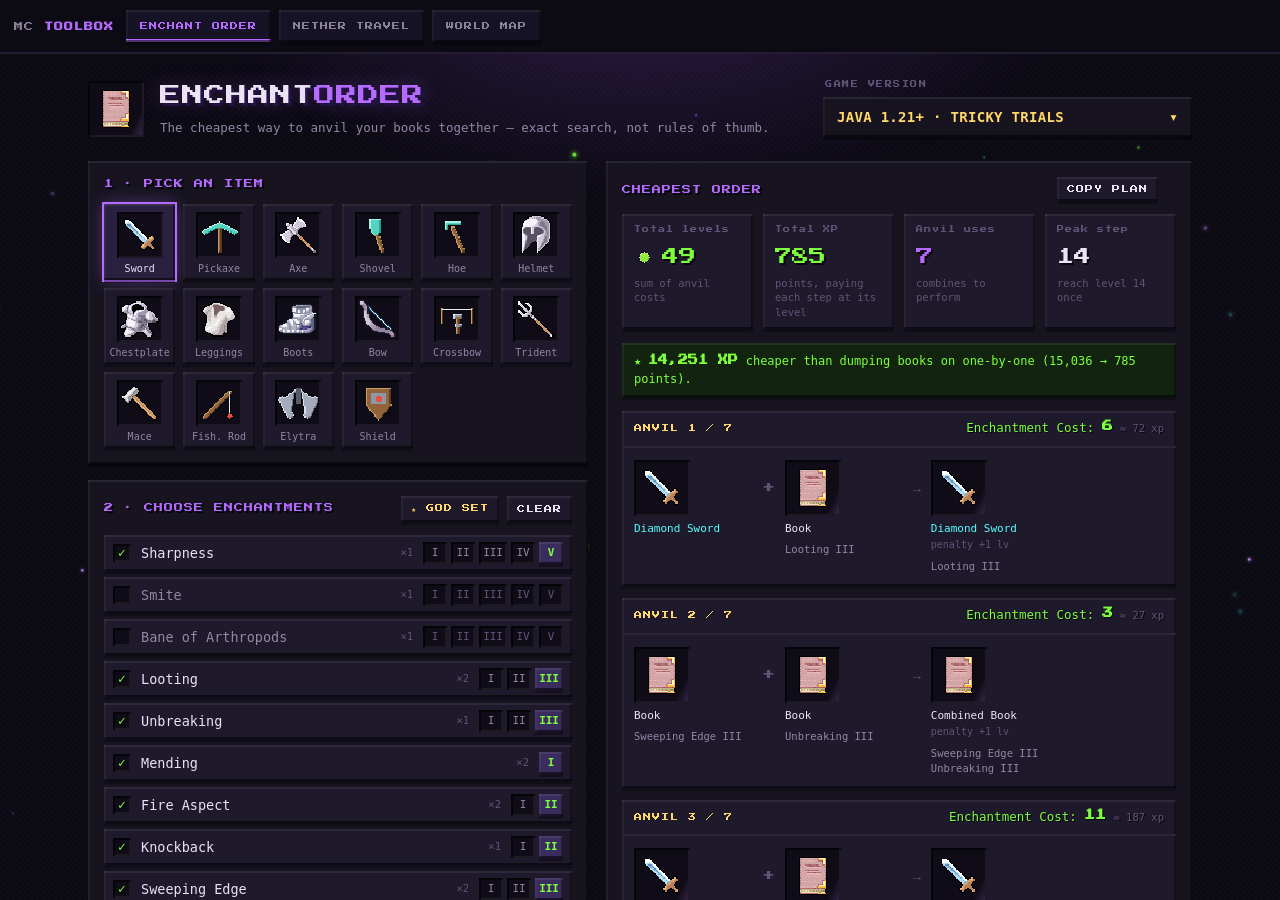
<file: index.html>
<!DOCTYPE html>
<html lang="en">
<head>
<meta charset="utf-8">
<meta name="viewport" content="width=device-width, initial-scale=1">
<meta name="description" content="A Minecraft toolbox: enchantment-order optimizer, Nether travel calculator, and world-map seed explorer — all in one place.">
<title>Minecraft Toolbox — Enchant · Nether · World Map</title>
<link rel="stylesheet" href="theme.css">
<style>
:root{
  --px:'Press Start 2P','Courier New',monospace;
  --mono:'Cascadia Mono','Consolas',ui-monospace,Menlo,monospace;
  --bar:#0c0a12; --bar2:#171326; --ink:#e9e3f4; --dim:#8b8199; --line:#241c33;
  --enchant:#b56bff; --nether:#ff8a3c; --world:#43d17f;
  --bev-out: inset 0 2px 0 rgba(255,255,255,.06), inset 2px 0 0 rgba(255,255,255,.04),
             inset 0 -2px 0 rgba(0,0,0,.55), inset -2px 0 0 rgba(0,0,0,.4), 0 3px 0 rgba(0,0,0,.35);
}
*{box-sizing:border-box; margin:0; padding:0}
html,body{height:100%}
body{background:#0b0912; font-family:var(--mono); color:var(--ink); overflow:hidden;
  display:flex; flex-direction:column}

.appbar{flex:none; display:flex; align-items:center; gap:12px; flex-wrap:wrap;
  padding:10px 14px; background:var(--bar); border-bottom:2px solid var(--line); z-index:2}
.brand{font-family:var(--px); font-size:9px; letter-spacing:1px; color:var(--dim); white-space:nowrap}
.brand b{color:var(--enchant)}
.tabbar{display:flex; gap:8px; flex-wrap:wrap}
.tab{font-family:var(--px); font-size:8px; letter-spacing:1px; color:var(--dim); background:var(--bar2);
  box-shadow:var(--bev-out); padding:12px 14px; border:0; cursor:pointer}
.tab:hover{color:var(--ink); background:#20193a}
.tab[aria-selected="true"]{color:var(--acc); box-shadow:var(--bev-out), inset 0 -3px 0 var(--acc)}
.tab:active{transform:translateY(1px)}
.tab:focus-visible{outline:2px dashed var(--acc, #fff); outline-offset:2px}
.tab.enchant{--acc:var(--enchant)} .tab.nether{--acc:var(--nether)} .tab.world{--acc:var(--world)}

.frames{position:relative; flex:1 1 auto; min-height:0}
.frames iframe{position:absolute; inset:0; width:100%; height:100%; border:0; background:#0b0912;
  display:none}
.frames iframe.active{display:block}

/* first-load hint fades once frames are ready */
.loading{position:absolute; inset:0; display:flex; align-items:center; justify-content:center;
  font-family:var(--px); font-size:9px; color:var(--dim); letter-spacing:1px; background:#0b0912;
  z-index:1; transition:opacity .4s ease}
.loading.gone{opacity:0; pointer-events:none}
</style>
</head>
<body>
<div class="appbar">
  <span class="brand">MC&nbsp;<b>TOOLBOX</b></span>
  <div class="tabbar" role="tablist" aria-label="Tools">
    <button class="tab enchant" role="tab" id="tab-enchant" data-tool="enchant" aria-selected="true"  aria-controls="fr-enchant">ENCHANT ORDER</button>
    <button class="tab nether"  role="tab" id="tab-nether"  data-tool="nether"  aria-selected="false" aria-controls="fr-nether">NETHER TRAVEL</button>
    <button class="tab world"   role="tab" id="tab-world"   data-tool="world"   aria-selected="false" aria-controls="fr-world">WORLD MAP</button>
  </div>
</div>

<div class="frames">
  <div class="loading" id="loading">LOADING TOOLS…</div>
  <iframe class="active" id="fr-enchant" data-tool="enchant" src="enchant.html"  title="Enchant Order"></iframe>
  <iframe id="fr-nether"  data-tool="nether" src="nether.html"   title="Nether Travel"></iframe>
  <iframe id="fr-world"   data-tool="world"  src="worldmap.html" title="World Map"></iframe>
</div>

<script>
"use strict";
const TOOLS = ["enchant", "nether", "world"];
const tabs = [...document.querySelectorAll(".tab")];
const frames = [...document.querySelectorAll(".frames iframe")];

function toolFromHash(){
  const h = location.hash.replace("#", "");
  return TOOLS.includes(h) ? h : "enchant";
}
function render(){
  const tool = toolFromHash();
  tabs.forEach(t => t.setAttribute("aria-selected", String(t.dataset.tool === tool)));
  frames.forEach(f => f.classList.toggle("active", f.dataset.tool === tool));
}

/* clicking a tab just updates the hash — no navigation, no reload.
   The matching iframe is already loaded and its state is preserved. */
tabs.forEach(t => t.addEventListener("click", () => {
  if (toolFromHash() !== t.dataset.tool) location.hash = t.dataset.tool;
  else render();
}));
window.addEventListener("hashchange", render);

/* keyboard: left/right arrows move between tabs */
document.querySelector(".tabbar").addEventListener("keydown", e => {
  if (e.key !== "ArrowRight" && e.key !== "ArrowLeft") return;
  e.preventDefault();
  const cur = tabs.findIndex(t => t.getAttribute("aria-selected") === "true");
  const next = (cur + (e.key === "ArrowRight" ? 1 : tabs.length - 1)) % tabs.length;
  location.hash = tabs[next].dataset.tool;
  tabs[next].focus();
});

/* dismiss the first-load hint once every frame has loaded once */
let loaded = 0;
frames.forEach(f => f.addEventListener("load", () => {
  if (++loaded >= frames.length){
    const el = document.getElementById("loading");
    el.classList.add("gone");
    setTimeout(() => el.remove(), 500);
  }
}));

render();
</script>
</body>
</html>
</file>
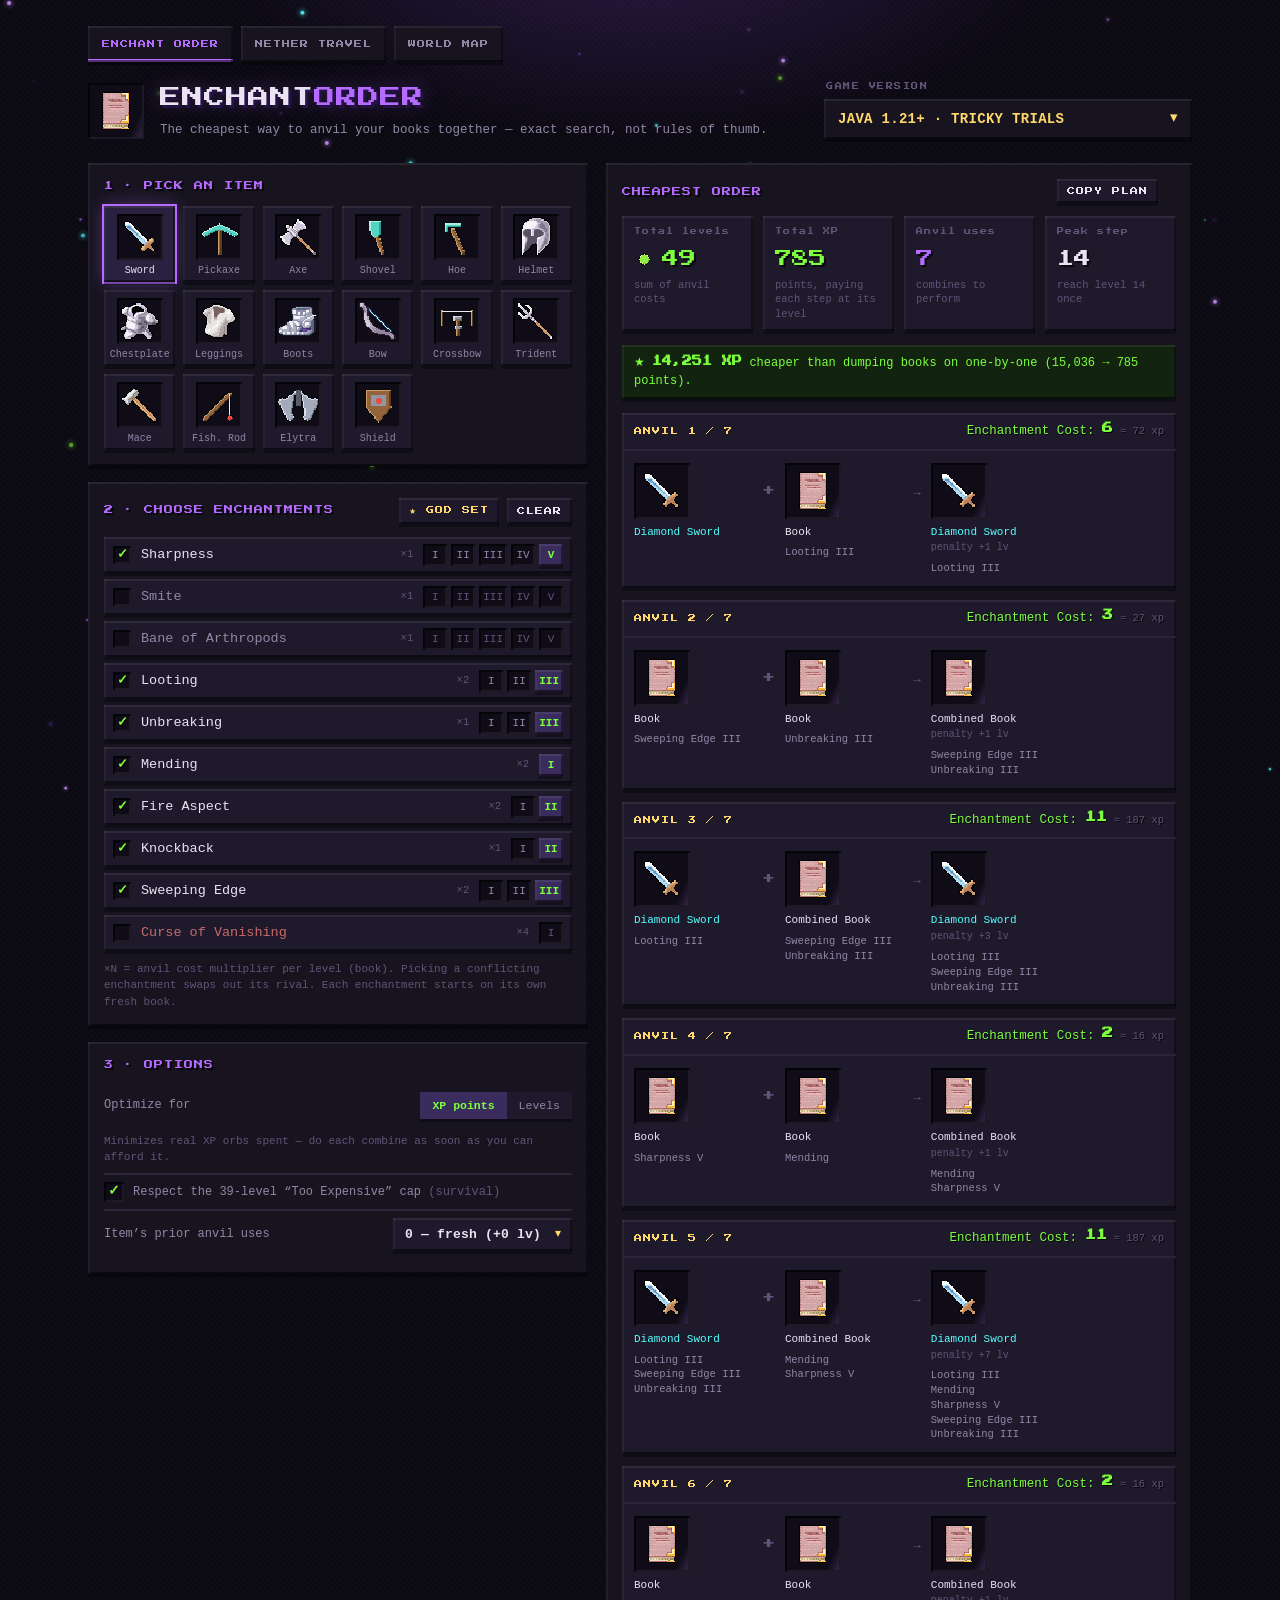
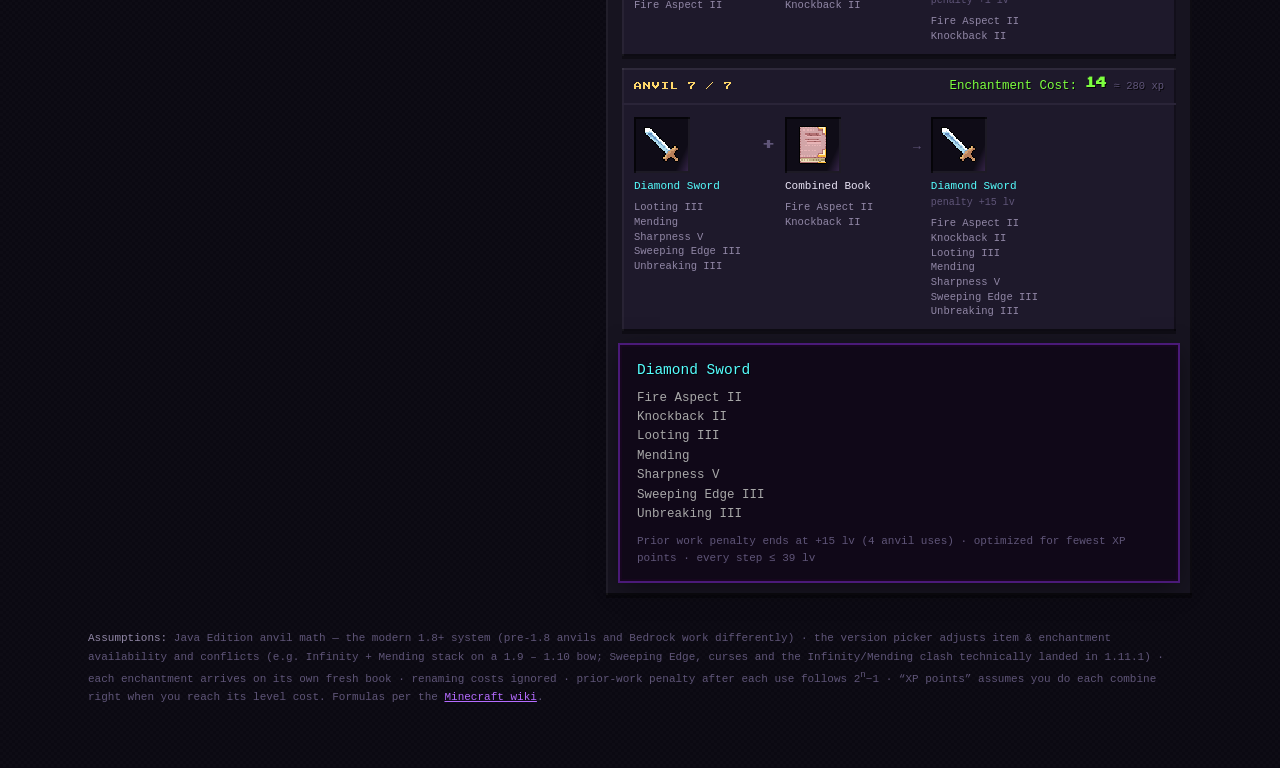
<file: enchant.html>
<!DOCTYPE html>
<html lang="en">
<head>
<meta charset="utf-8">
<meta name="viewport" content="width=device-width, initial-scale=1">
<meta name="description" content="Minecraft anvil calculator — find the cheapest order to combine enchanted books onto your gear (Java 1.8 – 1.21+ mechanics).">
<title>Enchant Order — Minecraft Anvil Calculator</title>
<script>if(window.self!==window.top)document.documentElement.classList.add("embedded");</script>
<style>html.embedded .tabs{display:none!important}</style>
<style>
@font-face{font-family:'Press Start 2P';font-style:normal;font-weight:400;src:url([data-uri]) format('woff2');}
:root{
  color-scheme: dark;
  --void:#0b0912;
  --panel:#171420;
  --panel2:#1e192b;
  --slot:#0f0c17;
  --ink:#e9e3f4;
  --dim:#9187a6;
  --faint:#5f5578;
  --line:#2a2438;
  --glint:#b56bff;
  --glint-deep:#7d4ce0;
  --aqua:#55ffff;
  --xp:#7dff3f;
  --gold:#ffd76a;
  --red:#ff6a6a;
  --px:'Press Start 2P','Courier New',monospace;
  --mono:'Cascadia Mono','Consolas',ui-monospace,Menlo,monospace;
}
*{box-sizing:border-box;margin:0;padding:0}
html{background:var(--void)}
body{
  font-family:var(--mono); font-size:13.5px; line-height:1.5; color:var(--ink);
  background:
    conic-gradient(rgba(255,255,255,.012) 25%, transparent 0 50%, rgba(255,255,255,.012) 0 75%, transparent 0) 0 0/6px 6px,
    var(--void);
  min-height:100vh; overflow-x:hidden;
}
body::before{
  content:""; position:fixed; inset:0; pointer-events:none; z-index:0;
  background:radial-gradient(640px 320px at 50% -80px, rgba(139,79,222,.26), transparent 70%);
}
#particles{position:fixed; inset:0; width:100%; height:100%; pointer-events:none; z-index:0}
#runes{position:fixed; inset:0; overflow:hidden; pointer-events:none; z-index:0}
#runes span{
  position:absolute; bottom:-6vh; font-family:var(--mono); color:var(--glint);
  animation:runefloat linear infinite; opacity:0; will-change:transform,opacity;
  text-shadow:0 0 8px rgba(181,107,255,.8);
}
@keyframes runefloat{
  0%{transform:translateY(0) rotate(0deg); opacity:0}
  12%{opacity:var(--o,.13)}
  85%{opacity:var(--o,.13)}
  100%{transform:translateY(-108vh) rotate(var(--r,25deg)); opacity:0}
}
@media (prefers-reduced-motion: reduce){
  #runes{display:none}
  *,*::before,*::after{animation:none !important; transition:none !important}
}
.wrap{position:relative; z-index:1; max-width:1140px; margin:0 auto; padding:26px 18px 60px}

/* ---------- nav tabs ---------- */
.tabs{display:flex; gap:8px; margin-bottom:20px; flex-wrap:wrap}
.tab{font-family:var(--px); font-size:8px; letter-spacing:1px; text-decoration:none;
  color:var(--dim); background:var(--panel); box-shadow:var(--bev-out); padding:12px 14px}
.tab:hover{color:var(--ink); background:var(--panel2)}
.tab.on{color:var(--glint); box-shadow:var(--bev-out), inset 0 -3px 0 var(--glint)}
.tab:active{transform:translateY(1px)}
.tab:focus-visible{outline:2px dashed var(--glint); outline-offset:2px}

/* ---------- header ---------- */
header{display:flex; align-items:center; gap:16px; margin-bottom:24px; flex-wrap:wrap}
header .hslot{flex:none}
.h-title{font-family:var(--px); font-size:21px; color:var(--ink); letter-spacing:1px;
  text-shadow:3px 3px 0 #241245, 0 0 22px rgba(181,107,255,.35)}
.h-title .accent{color:var(--glint)}
.h-sub{color:var(--dim); font-size:12.5px; margin-top:7px}
.verwrap{margin-left:auto; align-self:flex-start; display:flex; flex-direction:column; gap:6px}
.verwrap .eyebrow{font-family:var(--px); font-size:7px; letter-spacing:1.5px; color:var(--faint);
  padding-left:2px}
.verpick{position:relative}
select.h-chip{font-family:var(--mono); font-size:14px; font-weight:bold; color:var(--gold);
  border:0; cursor:pointer; width:100%;
  padding:12px 40px 12px 14px; background:var(--panel); box-shadow:var(--bev-out);
  -webkit-appearance:none; appearance:none; letter-spacing:.3px}
select.h-chip:hover{color:#ffe9a0}
select.h-chip:focus-visible{outline:2px dashed var(--glint); outline-offset:2px}
select.h-chip option{background:#141019; color:var(--ink); font-weight:normal; padding:8px}
.verpick::after{content:"▾"; position:absolute; right:14px; top:50%; transform:translateY(-50%);
  color:var(--gold); pointer-events:none; font-size:15px}

/* ---------- pixel bevels ---------- */
:root{
  --bev-out: inset 0 2px 0 rgba(255,255,255,.07), inset 2px 0 0 rgba(255,255,255,.045),
             inset 0 -2px 0 rgba(0,0,0,.55), inset -2px 0 0 rgba(0,0,0,.4), 0 3px 0 rgba(0,0,0,.35);
  --bev-in:  inset 2px 2px 0 rgba(0,0,0,.65), inset -2px -2px 0 rgba(255,255,255,.06);
}
.panel{background:var(--panel); box-shadow:var(--bev-out); padding:16px; position:relative}
.panel + .panel{margin-top:16px}
.p-head{display:flex; align-items:baseline; gap:10px; margin-bottom:13px; flex-wrap:wrap}
.p-title{font-family:var(--px); font-size:9px; letter-spacing:1px; color:var(--glint);
  text-shadow:2px 2px 0 rgba(0,0,0,.7); text-transform:uppercase}
.p-note{color:var(--faint); font-size:11px}

/* ---------- layout ---------- */
main{display:grid; grid-template-columns:minmax(430px,500px) 1fr; gap:18px; align-items:start}
#right{position:sticky; top:16px}
@media (max-width:1020px){
  main{grid-template-columns:1fr}
  #right{position:static}
  .verwrap{margin-left:0}
}

/* ---------- slots & sprites ---------- */
.slot{
  width:56px; height:56px; background:var(--slot); box-shadow:var(--bev-in);
  display:flex; align-items:center; justify-content:center; position:relative; flex:none;
}
.slot .spr{image-rendering:pixelated}
.tex{image-rendering:pixelated; display:block; object-fit:contain}
.slot.glint::after{
  content:""; position:absolute; inset:2px; pointer-events:none; mix-blend-mode:screen;
  background:linear-gradient(115deg, transparent 32%, rgba(190,120,255,.42) 45%, rgba(120,200,255,.30) 55%, transparent 68%);
  background-size:260% 260%; animation:glintsweep 3.2s linear infinite;
}
@keyframes glintsweep{0%{background-position:120% 0}100%{background-position:-140% 0}}
@media (prefers-reduced-motion: reduce){.slot.glint::after{background:rgba(181,107,255,.12); animation:none}}

/* ---------- item grid ---------- */
#itemGrid{display:grid; grid-template-columns:repeat(auto-fill,minmax(66px,1fr)); gap:8px}
.itembtn{
  background:var(--panel2); border:0; box-shadow:var(--bev-out); cursor:pointer;
  padding:8px 4px 6px; display:flex; flex-direction:column; align-items:center; gap:5px;
  color:var(--dim); font-family:var(--mono); font-size:10px;
}
.itembtn .box{width:46px; height:46px; display:flex; align-items:center; justify-content:center;
  background:var(--slot); box-shadow:var(--bev-in)}
.itembtn:hover{color:var(--ink)}
.itembtn:active{transform:translateY(1px)}
.itembtn.on{color:var(--ink); background:#2a2140;
  box-shadow:var(--bev-out), 0 0 0 2px var(--glint), 0 0 16px rgba(181,107,255,.4)}
.itembtn:focus-visible{outline:2px dashed var(--glint); outline-offset:2px}

/* ---------- enchant list ---------- */
.tools{display:flex; gap:8px; margin-left:auto}
.pxbtn{
  font-family:var(--px); font-size:8px; color:var(--ink); background:var(--panel2);
  border:0; box-shadow:var(--bev-out); padding:8px 10px; cursor:pointer; letter-spacing:1px;
}
.pxbtn:hover{background:#2a2140}
.pxbtn:active{box-shadow:var(--bev-in); transform:translateY(1px)}
.pxbtn:focus-visible{outline:2px dashed var(--glint); outline-offset:2px}
.pxbtn.gold{color:var(--gold)}
#enchList{display:flex; flex-direction:column; gap:6px}
.ench{
  display:flex; align-items:center; gap:10px; padding:7px 9px; background:var(--panel2);
  box-shadow:var(--bev-out); cursor:pointer; user-select:none;
}
.ench:hover{background:#251d38}
.ench .tick{
  width:18px; height:18px; flex:none; background:var(--slot); box-shadow:var(--bev-in);
  display:flex; align-items:center; justify-content:center;
  color:var(--xp); font-weight:bold; font-size:13px;
}
.ench .tick::after{content:""}
.ench.on .tick::after{content:"✓"; text-shadow:1px 1px 0 rgba(0,0,0,.8)}
.ench .nm{color:var(--dim); flex:1 1 auto; min-width:0}
.ench.on .nm{color:var(--ink)}
.ench.curse .nm{color:#c96a6a}
.ench.on.curse .nm{color:var(--red)}
.ench .mult{color:var(--faint); font-size:10.5px; flex:none}
.lvls{display:flex; gap:4px; flex:none}
.lvl{
  min-width:24px; height:22px; border:0; background:var(--slot); box-shadow:var(--bev-in);
  color:var(--faint); font-family:var(--mono); font-size:11px; cursor:pointer; padding:0 4px;
}
.ench.on .lvl{color:var(--dim)}
.ench.on .lvl.sel{background:#3b2c5e; color:var(--xp); box-shadow:var(--bev-out); font-weight:bold}
.lvl:focus-visible{outline:2px dashed var(--glint); outline-offset:1px}
.ench.flash{animation:flashout .55s ease}
@keyframes flashout{0%{background:#4b2a2a}100%{background:var(--panel2)}}

/* ---------- options ---------- */
.optrow{display:flex; align-items:center; gap:12px; flex-wrap:wrap; padding:7px 0}
.optrow + .optrow{border-top:2px solid var(--line)}
.optlabel{color:var(--dim); font-size:12px; flex:1 1 160px}
.seg{display:flex; gap:0; box-shadow:var(--bev-out)}
.seg button{
  border:0; background:var(--panel2); color:var(--dim); font-family:var(--mono); font-size:11.5px;
  padding:7px 12px; cursor:pointer;
}
.seg button.on{background:#3b2c5e; color:var(--xp); font-weight:bold}
.seg button:focus-visible{outline:2px dashed var(--glint); outline-offset:-2px}
.checkbox{display:flex; align-items:center; gap:9px; cursor:pointer}
.checkbox .box{width:20px; height:20px; background:var(--slot); box-shadow:var(--bev-in);
  display:flex; align-items:center; justify-content:center; color:var(--xp); font-weight:bold}
.pickwrap{position:relative; display:inline-flex}
.pxselect{
  background:var(--panel2); color:var(--ink); border:0; box-shadow:var(--bev-out);
  font-family:var(--mono); font-size:13px; font-weight:bold; letter-spacing:.2px;
  padding:9px 30px 9px 12px; cursor:pointer; -webkit-appearance:none; appearance:none;
}
.pxselect:hover{background:#2a2140; color:var(--gold)}
.pxselect:focus-visible{outline:2px dashed var(--glint); outline-offset:2px}
.pxselect option{background:#141019; color:var(--ink); font-weight:normal; padding:8px}
.pickwrap::after{content:"▾"; position:absolute; right:11px; top:50%; transform:translateY(-50%);
  color:var(--gold); pointer-events:none; font-size:12px}
.opthint{width:100%; color:var(--faint); font-size:11px; margin-top:2px}

/* ---------- results ---------- */
#results .empty{
  display:flex; flex-direction:column; align-items:center; gap:16px; padding:44px 20px; text-align:center;
  color:var(--dim);
}
.tiles{display:grid; grid-template-columns:repeat(auto-fit,minmax(118px,1fr)); gap:10px; margin-bottom:14px}
.tile{background:var(--panel2); box-shadow:var(--bev-out); padding:11px 12px 10px}
.tile .t-label{font-family:var(--px); font-size:7px; letter-spacing:1px; color:var(--faint); margin-bottom:8px}
.tile .t-num{font-family:var(--px); font-size:17px; color:var(--ink); text-shadow:2px 2px 0 rgba(0,0,0,.7);
  display:flex; align-items:center; gap:8px; font-variant-numeric:tabular-nums}
.tile .t-num.green{color:var(--xp)}
.tile .t-num.purple{color:var(--glint)}
.tile .t-sub{color:var(--faint); font-size:10.5px; margin-top:7px; line-height:1.35}
.savings{
  margin:0 0 14px; padding:9px 12px; background:#12240f; box-shadow:var(--bev-out);
  color:var(--xp); font-size:12px;
}
.savings b{font-family:var(--px); font-size:10px}
.warncard{
  margin:0 0 14px; padding:12px 14px; background:#2c1113; box-shadow:var(--bev-out), 0 0 0 2px #7a2a2a;
  color:#ffb3b3; font-size:12.5px; line-height:1.55;
}
.warncard .wt{font-family:var(--px); font-size:9px; color:var(--red); margin-bottom:8px}

.step{background:var(--panel2); box-shadow:var(--bev-out); margin-bottom:12px}
.step-head{display:flex; align-items:center; gap:10px; padding:8px 12px; border-bottom:2px solid var(--line)}
.step-no{font-family:var(--px); font-size:8px; color:var(--gold); letter-spacing:1px}
.step-cost{margin-left:auto; color:var(--xp); font-size:12.5px; text-shadow:1px 1px 0 rgba(0,0,0,.8)}
.step-cost b{font-family:var(--px); font-size:11px}
.step-cost .xpeq{color:var(--faint); font-size:10.5px; margin-left:7px}
.combo{display:flex; align-items:flex-start; gap:10px; padding:12px; flex-wrap:wrap}
.cell{display:flex; flex-direction:column; gap:6px; width:118px}
.cell .nm{font-size:11px; color:var(--ink); line-height:1.35; overflow-wrap:break-word}
.cell .nm .t{color:var(--aqua)}
.cell .enchline{display:block; color:var(--dim); font-size:10.5px; line-height:1.4}
.cell .enchline.curse{color:var(--red)}
.cell .more{color:var(--faint); font-size:10px}
.op{font-family:var(--px); font-size:13px; color:var(--faint); padding-top:18px; flex:none}
.pwp{display:inline-block; margin-top:2px; font-size:10px; color:var(--faint)}

.tt{
  margin-top:16px; background:rgba(16,8,24,.96); padding:13px 15px;
  box-shadow:0 0 0 2px #17061f, 0 0 0 4px #4a1a78, 0 6px 24px rgba(0,0,0,.55);
}
.tt .tt-name{color:var(--aqua); font-size:14.5px; margin-bottom:7px; text-shadow:1px 1px 0 rgba(0,0,0,.8)}
.tt .tt-e{color:#a8a8a8; font-size:12.5px; line-height:1.55}
.tt .tt-e.curse{color:var(--red)}
.tt .tt-meta{color:var(--faint); font-size:11px; margin-top:9px; line-height:1.5}
.res-head{display:flex; align-items:center; gap:10px; margin-bottom:13px}
.res-head .p-title{font-size:9px}
#copyBtn{margin-left:auto}
.copied{color:var(--xp); font-size:11px; margin-left:8px}

footer{margin-top:34px; color:var(--faint); font-size:11px; line-height:1.7}
footer b{color:var(--dim); font-weight:normal}
a{color:var(--glint)}
</style>
</head>
<body>
<canvas id="particles" aria-hidden="true"></canvas>
<div id="runes" aria-hidden="true"></div>
<div class="wrap">

<nav class="tabs" aria-label="Tools">
  <a class="tab on" href="index.html" aria-current="page">ENCHANT ORDER</a>
  <a class="tab" href="nether.html">NETHER TRAVEL</a>
  <a class="tab" href="worldmap.html">WORLD MAP</a>
</nav>

<header>
  <div class="slot glint hslot" id="headSlot"></div>
  <div>
    <div class="h-title">ENCHANT<span class="accent">ORDER</span></div>
    <div class="h-sub">The cheapest way to anvil your books together — exact search, not rules of thumb.</div>
  </div>
  <span class="verwrap">
    <span class="eyebrow">GAME VERSION</span>
    <span class="verpick"><select id="verSel" class="h-chip" aria-label="Minecraft version"
      title="Adjusts which items, enchantments and conflicts exist. Anvil math itself is identical from 1.8 onward."></select></span>
  </span>
</header>

<main>
  <section id="left">
    <div class="panel">
      <div class="p-head">
        <span class="p-title">1 · Pick an item</span>
      </div>
      <div id="itemGrid"></div>
    </div>

    <div class="panel">
      <div class="p-head">
        <span class="p-title">2 · Choose enchantments</span>
        <div class="tools">
          <button class="pxbtn gold" id="presetBtn" title="Select the classic max loadout for this item">★ GOD SET</button>
          <button class="pxbtn" id="clearBtn">CLEAR</button>
        </div>
      </div>
      <div id="enchList"></div>
      <div class="p-note" style="margin-top:10px">×N = anvil cost multiplier per level (book). Picking a conflicting enchantment swaps out its rival. Each enchantment starts on its own fresh book.</div>
    </div>

    <div class="panel">
      <div class="p-head"><span class="p-title">3 · Options</span></div>
      <div class="optrow">
        <span class="optlabel">Optimize for</span>
        <div class="seg" role="group" aria-label="Optimization metric">
          <button id="metXp">XP points</button><button id="metLv">Levels</button>
        </div>
        <div class="opthint" id="metHint"></div>
      </div>
      <div class="optrow">
        <label class="checkbox" id="capBox">
          <span class="box" id="capTick">✓</span>
          <span class="optlabel" style="flex:none">Respect the 39-level “Too Expensive” cap <span style="color:var(--faint)">(survival)</span></span>
        </label>
      </div>
      <div class="optrow">
        <span class="optlabel">Item’s prior anvil uses</span>
        <span class="pickwrap"><select id="priorSel" class="pxselect" aria-label="Prior anvil uses on the item">
          <option value="0">0 — fresh (+0 lv)</option>
          <option value="1">1 (+1 lv)</option>
          <option value="2">2 (+3 lv)</option>
          <option value="3">3 (+7 lv)</option>
          <option value="4">4 (+15 lv)</option>
          <option value="5">5 (+31 lv)</option>
          <option value="6">6 (+63 lv)</option>
        </select></span>
      </div>
    </div>
  </section>

  <section id="right">
    <div class="panel" id="results"></div>
  </section>
</main>

<footer>
  <b>Assumptions:</b> Java Edition anvil math — the modern 1.8+ system (pre-1.8 anvils and Bedrock work differently) · the version picker adjusts item &amp; enchantment availability and conflicts (e.g. Infinity + Mending stack on a 1.9 – 1.10 bow; Sweeping Edge, curses and the Infinity/Mending clash technically landed in 1.11.1) · each enchantment arrives on its own fresh book · renaming costs ignored ·
  prior-work penalty after each use follows 2<sup>n</sup>−1 · “XP points” assumes you do each combine right when you reach its level cost.
  Formulas per the <a href="https://minecraft.wiki/w/Anvil_mechanics" target="_blank" rel="noopener">Minecraft wiki</a>.
</footer>

</div>
<script>
"use strict";
/* ============================== DATA ============================== */
const ROMAN = ["","I","II","III","IV","V","VI"];
const E = {
  protection:            {n:"Protection",            max:4, m:1},
  fire_protection:       {n:"Fire Protection",       max:4, m:1},
  blast_protection:      {n:"Blast Protection",      max:4, m:2},
  projectile_protection: {n:"Projectile Protection", max:4, m:1},
  feather_falling:       {n:"Feather Falling",       max:4, m:1},
  respiration:           {n:"Respiration",           max:3, m:2},
  aqua_affinity:         {n:"Aqua Affinity",         max:1, m:2},
  thorns:                {n:"Thorns",                max:3, m:4},
  depth_strider:         {n:"Depth Strider",         max:3, m:2},
  frost_walker:          {n:"Frost Walker",          max:2, m:2},
  soul_speed:            {n:"Soul Speed",            max:3, m:4},
  swift_sneak:           {n:"Swift Sneak",           max:3, m:4},
  sharpness:             {n:"Sharpness",             max:5, m:1},
  smite:                 {n:"Smite",                 max:5, m:1},
  bane_of_arthropods:    {n:"Bane of Arthropods",    max:5, m:1},
  knockback:             {n:"Knockback",             max:2, m:1},
  fire_aspect:           {n:"Fire Aspect",           max:2, m:2},
  looting:               {n:"Looting",               max:3, m:2},
  sweeping_edge:         {n:"Sweeping Edge",         max:3, m:2},
  efficiency:            {n:"Efficiency",            max:5, m:1},
  silk_touch:            {n:"Silk Touch",            max:1, m:4},
  unbreaking:            {n:"Unbreaking",            max:3, m:1},
  fortune:               {n:"Fortune",               max:3, m:2},
  power:                 {n:"Power",                 max:5, m:1},
  punch:                 {n:"Punch",                 max:2, m:2},
  flame:                 {n:"Flame",                 max:1, m:2},
  infinity:              {n:"Infinity",              max:1, m:4},
  luck_of_the_sea:       {n:"Luck of the Sea",       max:3, m:2},
  lure:                  {n:"Lure",                  max:3, m:2},
  loyalty:               {n:"Loyalty",               max:3, m:1},
  impaling:              {n:"Impaling",              max:5, m:2},
  riptide:               {n:"Riptide",               max:3, m:2},
  channeling:            {n:"Channeling",            max:1, m:4},
  multishot:             {n:"Multishot",             max:1, m:2},
  piercing:              {n:"Piercing",              max:4, m:1},
  quick_charge:          {n:"Quick Charge",          max:3, m:1},
  density:               {n:"Density",               max:5, m:1},
  breach:                {n:"Breach",                max:4, m:2},
  wind_burst:            {n:"Wind Burst",            max:3, m:2},
  mending:               {n:"Mending",               max:1, m:2},
  curse_of_binding:      {n:"Curse of Binding",      max:1, m:4, curse:true},
  curse_of_vanishing:    {n:"Curse of Vanishing",    max:1, m:4, curse:true},
};
/* ---- version gating ---- */
const VERSIONS = [
  {id:21, label:"JAVA 1.21+ · TRICKY TRIALS"},
  {id:19, label:"JAVA 1.19 - 1.20 · WILD UPDATE"},
  {id:16, label:"JAVA 1.16 - 1.18 · NETHER UPDATE"},
  {id:14, label:"JAVA 1.14 - 1.15 · VILLAGE &amp; PILLAGE"},
  {id:13, label:"JAVA 1.13 · UPDATE AQUATIC"},
  {id:11, label:"JAVA 1.11 - 1.12 · EXPLORATION"},
  {id:9,  label:"JAVA 1.9 - 1.10 · COMBAT UPDATE"},
  {id:8,  label:"JAVA 1.8 · BOUNTIFUL UPDATE"},
];
/* first version tier each enchantment exists in (default 8 = 1.8 or earlier) */
const ENCH_SINCE = {
  mending:9, frost_walker:9,
  curse_of_binding:11, curse_of_vanishing:11, sweeping_edge:11,   /* 1.11.1 */
  impaling:13, riptide:13, loyalty:13, channeling:13,
  multishot:14, piercing:14, quick_charge:14,
  soul_speed:16, swift_sneak:19,
  density:21, breach:21, wind_burst:21,
};
const ITEM_SINCE = { shield:9, elytra:9, trident:13, crossbow:14, mace:21 };
/* per-item exceptions: hoes only became enchantable mining tools in 1.16.2 */
const ITEM_ENCH_SINCE = { hoe: { efficiency:16, fortune:16, silk_touch:16 } };

function enchAvail(itemId, k, v){
  if ((ENCH_SINCE[k] || 8) > v) return false;
  const ex = ITEM_ENCH_SINCE[itemId];
  return !(ex && (ex[k] || 8) > v);
}
function availItems(v){ return ITEMS.filter(i => (ITEM_SINCE[i.id] || 8) <= v); }
function availEnch(item, v){ return item.ench.filter(k => enchAvail(item.id, k, v)); }

/* mutually exclusive sets (pairwise within each list) — version aware:
   Infinity/Mending only conflict from 1.11.1 onward. (The four Protections
   were stackable only during 1.14 - 1.14.2 — too narrow to model as a tier,
   so they stay exclusive everywhere.) */
let CONFLICTS = {};
function conflictsFor(v){
  const sets = [
    ["protection","fire_protection","blast_protection","projectile_protection"],
    ["sharpness","smite","bane_of_arthropods","density","breach"],
    ["silk_touch","fortune"],
    ["depth_strider","frost_walker"],
    ["riptide","loyalty"],
    ["riptide","channeling"],
    ["multishot","piercing"],
  ];
  if (v >= 11) sets.push(["infinity","mending"]);
  const map = {};
  for (const set of sets) for (const a of set){
    map[a] = map[a] || new Set();
    for (const b of set) if (b !== a) map[a].add(b);
  }
  return map;
}
/* enchant order = god-set priority (curses always skipped by preset) */
const ITEMS = [
  {id:"sword",       n:"Sword",       tip:"Diamond Sword",       ench:["sharpness","smite","bane_of_arthropods","looting","unbreaking","mending","fire_aspect","knockback","sweeping_edge","curse_of_vanishing"]},
  {id:"pickaxe",     n:"Pickaxe",     tip:"Diamond Pickaxe",     ench:["efficiency","fortune","silk_touch","unbreaking","mending","curse_of_vanishing"]},
  {id:"axe",         n:"Axe",         tip:"Diamond Axe",         ench:["efficiency","sharpness","smite","bane_of_arthropods","fortune","silk_touch","unbreaking","mending","curse_of_vanishing"]},
  {id:"shovel",      n:"Shovel",      tip:"Diamond Shovel",      ench:["efficiency","silk_touch","fortune","unbreaking","mending","curse_of_vanishing"]},
  {id:"hoe",         n:"Hoe",         tip:"Diamond Hoe",         ench:["efficiency","fortune","silk_touch","unbreaking","mending","curse_of_vanishing"]},
  {id:"helmet",      n:"Helmet",      tip:"Diamond Helmet",      ench:["protection","fire_protection","blast_protection","projectile_protection","respiration","aqua_affinity","thorns","unbreaking","mending","curse_of_binding","curse_of_vanishing"]},
  {id:"chestplate",  n:"Chestplate",  tip:"Diamond Chestplate",  ench:["protection","fire_protection","blast_protection","projectile_protection","thorns","unbreaking","mending","curse_of_binding","curse_of_vanishing"]},
  {id:"leggings",    n:"Leggings",    tip:"Diamond Leggings",    ench:["protection","fire_protection","blast_protection","projectile_protection","swift_sneak","thorns","unbreaking","mending","curse_of_binding","curse_of_vanishing"]},
  {id:"boots",       n:"Boots",       tip:"Diamond Boots",       ench:["protection","fire_protection","blast_protection","projectile_protection","feather_falling","depth_strider","frost_walker","soul_speed","thorns","unbreaking","mending","curse_of_binding","curse_of_vanishing"]},
  {id:"bow",         n:"Bow",         tip:"Bow",                 ench:["power","punch","flame","unbreaking","mending","infinity","curse_of_vanishing"]},
  {id:"crossbow",    n:"Crossbow",    tip:"Crossbow",            ench:["quick_charge","piercing","multishot","unbreaking","mending","curse_of_vanishing"]},
  {id:"trident",     n:"Trident",     tip:"Trident",             ench:["impaling","loyalty","channeling","riptide","unbreaking","mending","curse_of_vanishing"]},
  {id:"mace",        n:"Mace",        tip:"Mace",                ench:["density","breach","smite","bane_of_arthropods","wind_burst","fire_aspect","unbreaking","mending","curse_of_vanishing"]},
  {id:"fishing_rod", n:"Fish. Rod",   tip:"Fishing Rod",         ench:["luck_of_the_sea","lure","unbreaking","mending","curse_of_vanishing"]},
  {id:"elytra",      n:"Elytra",      tip:"Elytra",              ench:["unbreaking","mending","curse_of_binding","curse_of_vanishing"]},
  {id:"shield",      n:"Shield",      tip:"Shield",              ench:["unbreaking","mending","curse_of_vanishing"]},
];

/* ============================== SPRITES ============================== */
const PAL = {
  X:"#0b0b12",                                        // outline
  D:"#ecfffb", C:"#a6f2e6", c:"#54d3c2", e:"#2ba192", // diamond hi/lt/mid/shadow
  W:"#cb9c66", w:"#93643a", v:"#5d3b22",              // wood handle
  I:"#f5f8fd", i:"#cfd6e1", j:"#8f97a5", J:"#59616f", // iron / steel
  O:"#ffe79a", o:"#eeb63f", y:"#a9761d",              // gold
  s:"#eceef4", S:"#a9aebd",                           // string / bowstring
  G:"#ecffbe", g:"#93ec3f", h:"#57b81e",              // xp orb greens
  T:"#b8f6e2", t:"#43c2a0", u:"#217e6a",              // trident teal
  P:"#7250c8", p:"#482e88", b:"#301c5f", q:"#cda6ff", // book cover + rune
  n:"#f4ead0", N:"#d9ca9c",                           // book pages
  m:"#dbe0ea", M:"#a3aabc", l:"#6f7688", k:"#565c6c", // elytra membrane
  r:"#ec4d42", R:"#b02b22",                           // red accents
};

/* ============================================================
   Procedural icon generator — original 32x32 pixel art in the
   Minecraft style. Each item is drawn from primitives in flat
   "material" colors, then a light-from-top-left shading pass adds
   highlight/shadow tiers and an outline pass rims every shape.
   ============================================================ */
const ICON = (function(){
  const N = 32;
  const grid = () => Array.from({length:N}, () => new Array(N).fill("."));
  const inb = (x,y) => x>=0 && x<N && y>=0 && y<N;
  const put = (G,x,y,c) => { x=Math.round(x); y=Math.round(y); if(inb(x,y)) G[y][x]=c; };
  const rect = (G,x,y,w,h,c) => { for(let j=0;j<h;j++) for(let i=0;i<w;i++) put(G,x+i,y+j,c); };
  const disc = (G,cx,cy,r,c) => { const r2=r*r;
    for(let y=Math.floor(cy-r); y<=Math.ceil(cy+r); y++)
      for(let x=Math.floor(cx-r); x<=Math.ceil(cx+r); x++){
        const dx=x-cx, dy=y-cy; if(dx*dx+dy*dy<=r2) put(G,x,y,c);
      } };
  const line = (G,x0,y0,x1,y1,r,c) => {
    const st = Math.ceil(Math.max(Math.abs(x1-x0), Math.abs(y1-y0)))*2 + 1;
    for(let s=0;s<=st;s++){ const t=s/st; disc(G, x0+(x1-x0)*t, y0+(y1-y0)*t, r, c); } };
  const tri = (G,ax,ay,bx,by,cx,cy,c) => {
    const e=(px,py,x1,y1,x2,y2)=>(px-x1)*(y2-y1)-(py-y1)*(x2-x1);
    const mnY=Math.floor(Math.min(ay,by,cy)), mxY=Math.ceil(Math.max(ay,by,cy));
    const mnX=Math.floor(Math.min(ax,bx,cx)), mxX=Math.ceil(Math.max(ax,bx,cx));
    for(let y=mnY;y<=mxY;y++) for(let x=mnX;x<=mxX;x++){
      const d1=e(x+.5,y+.5,ax,ay,bx,by), d2=e(x+.5,y+.5,bx,by,cx,cy), d3=e(x+.5,y+.5,cx,cy,ax,ay);
      if(!((d1<0||d2<0||d3<0) && (d1>0||d2>0||d3>0))) put(G,x,y,c);
    } };
  const TIER = {
    c:{lt:"C",dk:"e",hl:"D"}, w:{lt:"W",dk:"v",hl:"W"}, j:{lt:"i",dk:"J",hl:"I"},
    g:{lt:"G",dk:"h",hl:"G"}, t:{lt:"T",dk:"u",hl:"T"}, p:{lt:"P",dk:"b",hl:"P"},
    M:{lt:"m",dk:"l",hl:"m"}, o:{lt:"O",dk:"y",hl:"O"}, s:{lt:"s",dk:"S",hl:"s"},
    r:{lt:"r",dk:"R",hl:"r"}, n:{lt:"n",dk:"N",hl:"n"}
  };
  const shade = (G) => {
    const B = G.map(r=>r.slice());
    const emp = (x,y) => !inb(x,y) || B[y][x]===".";
    for(let y=0;y<N;y++) for(let x=0;x<N;x++){
      const t = TIER[B[y][x]]; if(!t) continue;
      const up=emp(x,y-1), lf=emp(x-1,y), dn=emp(x,y+1), rt=emp(x+1,y);
      if(up&&lf) G[y][x]=t.hl; else if(up||lf) G[y][x]=t.lt; else if(dn||rt) G[y][x]=t.dk;
    } };
  const outline = (G) => {
    const B = G.map(r=>r.slice());
    const fl = (x,y) => inb(x,y) && B[y][x]!==".";
    for(let y=0;y<N;y++) for(let x=0;x<N;x++){
      if(B[y][x]!==".") continue;
      if(fl(x-1,y)||fl(x+1,y)||fl(x,y-1)||fl(x,y+1)||fl(x-1,y-1)||fl(x+1,y-1)||fl(x-1,y+1)||fl(x+1,y+1)) G[y][x]="X";
    } };
  const DRAW = {
    sword(G){ line(G,7,27,13,20,1.8,"w"); disc(G,6.5,27,1.8,"w");
      line(G,9,17,14,23,1.3,"o"); line(G,13,20,27,5,2.4,"c"); },
    pickaxe(G){ line(G,16,10,16,28,1.6,"w"); line(G,4,13,16,7,2.1,"c"); line(G,28,13,16,7,2.1,"c"); },
    axe(G){ line(G,19,28,12,11,1.8,"w"); tri(G,14,4,4,11,14,18,"c"); rect(G,12,7,4,11,"c"); },
    shovel(G){ line(G,19,28,13,11,1.8,"w"); rect(G,9,3,9,8,"c"); disc(G,13.5,11,4.4,"c"); },
    hoe(G){ line(G,20,28,12,10,1.8,"w"); rect(G,6,5,13,3,"c"); rect(G,6,8,3,4,"c"); },
    bow(G){ rect(G,8,4,1,24,"s"); line(G,9,4,21,10,1.9,"w"); line(G,21,10,23,16,1.9,"w");
      line(G,23,16,21,22,1.9,"w"); line(G,21,22,9,28,1.9,"w"); },
    crossbow(G){ rect(G,3,7,2,13,"w"); rect(G,27,7,2,13,"w"); rect(G,4,8,24,1,"s");
      rect(G,13,12,7,4,"j"); line(G,16,15,16,26,1.5,"w"); rect(G,14,20,6,2,"j"); },
    trident(G){ line(G,16,29,16,11,1.5,"t"); rect(G,8,10,16,2,"t");
      rect(G,8,3,2,8,"t"); rect(G,15,3,2,8,"t"); rect(G,22,3,2,8,"t"); },
    mace(G){ line(G,16,29,16,13,1.6,"w"); disc(G,16,9,6.5,"j"); rect(G,10,9,12,4,"j"); },
    fishing_rod(G){ line(G,4,27,24,7,1.5,"w"); rect(G,24,7,1,18,"s"); disc(G,24,26,2,"r"); },
    shield(G){ rect(G,6,4,20,13,"w");
      for(let y=17;y<=29;y++){ const hw=Math.round(10*(29-y)/12); rect(G,16-hw,y,2*hw+1,1,"w"); }
      rect(G,10,8,12,9,"j"); disc(G,16,12,2.5,"r"); },
    elytra(G){ rect(G,14,4,4,13,"k"); tri(G,14,5,3,13,10,26,"M"); line(G,3,13,9,25,3,"M");
      tri(G,18,5,29,13,22,26,"M"); line(G,29,13,23,25,3,"M"); },
    helmet(G){ disc(G,16,13,9,"c"); rect(G,7,13,18,6,"c"); rect(G,10,14,5,6,"."); rect(G,17,14,5,6,"."); },
    chestplate(G){ rect(G,8,8,16,17,"c"); rect(G,4,8,6,6,"c"); rect(G,22,8,6,6,"c"); rect(G,13,6,6,3,"."); },
    leggings(G){ rect(G,8,6,16,6,"c"); rect(G,8,12,6,14,"c"); rect(G,18,12,6,14,"c"); },
    boots(G){ rect(G,5,10,7,10,"c"); rect(G,3,17,3,4,"c"); rect(G,20,10,7,10,"c"); rect(G,26,17,3,4,"c"); },
    book(G){ rect(G,7,5,18,22,"p"); rect(G,10,7,13,18,"n"); rect(G,7,5,3,22,"p"); rect(G,9,14,14,2,"o");
      put(G,13,10,"q"); put(G,18,12,"q"); put(G,13,19,"q"); put(G,19,21,"q"); put(G,16,23,"q"); },
    orb(G){ disc(G,16,16,8,"g"); },
    anvil(G){ rect(G,7,6,18,4,"j"); rect(G,11,10,10,3,"j"); rect(G,13,13,6,4,"j"); rect(G,9,17,14,3,"j"); rect(G,8,20,16,4,"j"); }
  };
  const out = {};
  for(const k in DRAW){ const G = grid(); DRAW[k](G); shade(G); outline(G); out[k] = G.map(r=>r.join("")); }
  return out;
})();
const SPRITES = ICON;
function spriteSVG(name, size){
  const g = SPRITES[name]; if (!g) return "";
  const H = g.length, Wd = g[0].length;
  let rects = "";
  for (let y = 0; y < H; y++){
    const row = g[y] || ""; let x = 0;
    while (x < Wd){
      const ch = row[x];
      if (!ch || ch === "."){ x++; continue; }
      let x2 = x + 1;
      while (x2 < Wd && row[x2] === ch) x2++;
      rects += '<rect x="'+x+'" y="'+y+'" width="'+(x2-x)+'" height="1" fill="'+(PAL[ch]||"#f0f")+'"/>';
      x = x2;
    }
  }
  return '<svg class="spr" viewBox="0 0 '+Wd+' '+H+'" width="'+size+'" height="'+size+'" shape-rendering="crispEdges" aria-hidden="true">'+rects+'</svg>';
}

/* CC0 item icons (assets/cc0-icons/, committed & public-domain). Items with a
   matching icon file use it; everything else silently falls back to the
   generated pixel-art icon above, so the grid always renders. Filenames match
   item ids. See assets/cc0-icons/README.txt for the source and license. */
const TEX_BASE = "assets/cc0-icons/";
const TEX = {
  sword:"sword", axe:"axe", mace:"mace", bow:"bow", trident:"trident",
  book:"book", helmet:"helmet", chestplate:"chestplate", leggings:"leggings", boots:"boots"
};
function iconHTML(name, size){
  const svg = spriteSVG(name, size);
  const tex = TEX[name];
  if (!tex) return svg;
  const px = size + "px";
  return '<img class="tex" src="'+TEX_BASE+tex+'.png" width="'+size+'" height="'+size+'"'+
    ' alt="" style="width:'+px+';height:'+px+'"'+
    ' onerror="this.style.display=\'none\';this.nextElementSibling.style.display=\'\'">'+
    '<span class="texfb" style="display:none">'+svg+'</span>';
}

/* ============================== SOLVER ============================== */
const xpPoints = l => l <= 0 ? 0 : l <= 16 ? l*l + 6*l : l <= 31 ? 2.5*l*l - 40.5*l + 360 : 4.5*l*l - 162.5*l + 2220;
const pen = u => Math.pow(2, u) - 1;

/* Exact minimum over every possible merge tree.
   books: [{value}] (value = level × book multiplier, paid every time that
   book's subtree is the sacrifice). DP over subsets keeping a Pareto
   frontier of (anvil-uses, cost) — fewer uses can never hurt later, so
   the frontier is exact. */
function solve(books, opts){
  const n = books.length;
  if (!n) return null;
  const full = (1 << n) - 1;
  const useXP = opts.metric === "xp";
  const capLv = opts.cap ? 39 : Infinity;
  const met = lv => useXP ? xpPoints(lv) : lv;

  const val = new Array(1 << n).fill(0);
  for (let m = 1; m <= full; m++){
    const lb = m & -m;
    val[m] = val[m ^ lb] + books[31 - Math.clz32(lb)].value;
  }
  function pareto(list){
    list.sort((a, b) => a.u - b.u || a.cost - b.cost);
    const keep = []; let best = Infinity;
    for (const e of list){ if (e.cost < best - 1e-9){ keep.push(e); best = e.cost; } }
    return keep;
  }
  /* book-only subtrees */
  const bdp = new Array(1 << n);
  function combine(out, T, tm, S, sm){
    for (const t of T) for (const s of S){
      const lv = pen(t.u) + pen(s.u) + val[sm];
      if (lv > capLv) continue;
      out.push({ u: Math.max(t.u, s.u) + 1, cost: t.cost + s.cost + met(lv), lv,
                 via: { tm, tu: t.u, sm, su: s.u } });
    }
  }
  for (let m = 1; m <= full; m++){
    if ((m & (m - 1)) === 0){ bdp[m] = [{ u: 0, cost: 0, lv: 0, via: null }]; continue; }
    const out = [];
    for (let a = (m - 1) & m; a > 0; a = (a - 1) & m){
      const b = m ^ a;
      if (a < b) continue;              /* each unordered split once */
      combine(out, bdp[a], a, bdp[b], b);
      combine(out, bdp[b], b, bdp[a], a);
    }
    bdp[m] = pareto(out);
  }
  /* item + subset (item is always the target) */
  const idp = new Array(1 << n);
  idp[0] = [{ u: opts.prior || 0, cost: 0, lv: 0, via: null }];
  for (let m = 1; m <= full; m++){
    const out = [];
    for (let s = m; s > 0; s = (s - 1) & m){
      const r = m ^ s;
      for (const t of idp[r]) for (const b of bdp[s]){
        const lv = pen(t.u) + pen(b.u) + val[s];
        if (lv > capLv) continue;
        out.push({ u: Math.max(t.u, b.u) + 1, cost: t.cost + b.cost + met(lv), lv,
                   via: { im: r, iu: t.u, sm: s, su: b.u } });
      }
    }
    idp[m] = pareto(out);
  }
  const finals = idp[full];
  if (!finals.length) return { infeasible: true };
  let best = finals[0];
  for (const f of finals) if (f.cost < best.cost) best = f;

  const steps = [];
  const find = (arr, u) => arr.find(e => e.u === u);
  function emitB(m, u){
    const e = find(bdp[m], u);
    if (!e.via) return;
    emitB(e.via.tm, e.via.tu);
    emitB(e.via.sm, e.via.su);
    steps.push({ kind:"book", tgtMask:e.via.tm, sacMask:e.via.sm, resMask:m, lv:e.lv, resU:e.u });
  }
  function emitI(m, u){
    const e = find(idp[m], u);
    if (!e.via) return;
    emitI(e.via.im, e.via.iu);
    emitB(e.via.sm, e.via.su);
    steps.push({ kind:"item", tgtMask:e.via.im, sacMask:e.via.sm, resMask:m, lv:e.lv, resU:e.u });
  }
  emitI(full, best.u);

  let totalLv = 0, totalXp = 0, peak = 0;
  for (const s of steps){ totalLv += s.lv; totalXp += xpPoints(s.lv); peak = Math.max(peak, s.lv); }
  /* naive baseline: one book at a time straight onto the item */
  let naiveLv = 0, naiveXp = 0;
  books.forEach((b, i) => {
    const lv = pen((opts.prior || 0) + i) + b.value;
    naiveLv += lv; naiveXp += xpPoints(lv);
  });
  return { infeasible:false, steps, totalLv, totalXp, peak, naiveLv, naiveXp, finalUses: best.u };
}

/* ============================== STATE & UI ============================== */
const $ = s => document.querySelector(s);
const fmt = x => Math.round(x).toLocaleString("en-US");
const STORE_KEY = "enchantorder_v1";

let S = { item: "sword", sel: {}, metric: "xp", cap: true, prior: 0, ver: 21 };
try {
  const saved = JSON.parse(localStorage.getItem(STORE_KEY) || "null");
  if (saved && saved.item && ITEMS.some(i => i.id === saved.item)) S = Object.assign(S, saved);
} catch (e) {}
if (!VERSIONS.some(v => v.id === S.ver)) S.ver = 21;
sanitizeForVersion();

function persist(){
  try { localStorage.setItem(STORE_KEY, JSON.stringify(S)); } catch (e) {}
}
function currentItem(){ return ITEMS.find(i => i.id === S.item); }

/* drop anything the chosen version doesn't have, then re-settle conflicts
   (item order = priority, mirrors the preset) */
function sanitizeForVersion(){
  CONFLICTS = conflictsFor(S.ver);
  if (!availItems(S.ver).some(i => i.id === S.item)) S.item = "sword";
  const it = currentItem();
  const keep = {};
  for (const k of availEnch(it, S.ver)){
    if (!(k in S.sel)) continue;
    let clash = false;
    for (const o in keep) if (CONFLICTS[k] && CONFLICTS[k].has(o)){ clash = true; break; }
    if (!clash) keep[k] = Math.min(S.sel[k], E[k].max);
  }
  S.sel = keep;
}

function applyPreset(rerender = true){
  const it = ITEMS.find(i => i.id === S.item) || ITEMS[0];
  S.sel = {};
  for (const k of availEnch(it, S.ver)){
    if (E[k].curse) continue;
    let clash = false;
    for (const other of Object.keys(S.sel)) if (CONFLICTS[k] && CONFLICTS[k].has(other)) { clash = true; break; }
    if (!clash) S.sel[k] = E[k].max;
  }
  if (rerender){ renderEnchList(); queueSolve(); persist(); }
}

/* ---- item grid ---- */
function renderItemGrid(){
  $("#itemGrid").innerHTML = availItems(S.ver).map(it =>
    '<button class="itembtn'+(it.id===S.item?" on":"")+'" data-item="'+it.id+'" title="'+it.tip+'" aria-pressed="'+(it.id===S.item)+'">'+
      '<span class="box">'+iconHTML(it.id,40)+'</span><span>'+it.n+'</span></button>'
  ).join("");
}
document.addEventListener("click", e => {
  const b = e.target.closest(".itembtn");
  if (!b) return;
  if (b.dataset.item !== S.item){
    S.item = b.dataset.item;
    applyPreset(false);
    renderItemGrid(); renderEnchList(); queueSolve(); persist();
  }
});

/* ---- enchant list ---- */
function renderEnchList(flashKeys){
  const it = currentItem();
  $("#enchList").innerHTML = availEnch(it, S.ver).map(k => {
    const e = E[k], on = k in S.sel, lvl = S.sel[k] || e.max;
    const flash = flashKeys && flashKeys.has(k) ? " flash" : "";
    let lvls = "";
    for (let L = 1; L <= e.max; L++)
      lvls += '<button class="lvl'+(on&&L===lvl?" sel":"")+'" data-l="'+L+'" aria-label="'+e.n+" "+ROMAN[L]+'">'+ROMAN[L]+"</button>";
    return '<div class="ench'+(on?" on":"")+(e.curse?" curse":"")+flash+'" data-k="'+k+'" role="button" tabindex="0" aria-pressed="'+on+'">'+
      '<span class="tick"></span><span class="nm">'+e.n+'</span><span class="mult">×'+e.m+'</span><span class="lvls">'+lvls+"</span></div>";
  }).join("");
}
function toggleEnch(k, forceLvl){
  const removed = new Set();
  if (k in S.sel && forceLvl === undefined){
    delete S.sel[k];
  } else {
    if (CONFLICTS[k]) for (const other of CONFLICTS[k]) if (other in S.sel){ delete S.sel[other]; removed.add(other); }
    S.sel[k] = forceLvl || S.sel[k] || E[k].max;
  }
  renderEnchList(removed); queueSolve(); persist();
}
$("#enchList").addEventListener("click", e => {
  const lvlBtn = e.target.closest(".lvl");
  const row = e.target.closest(".ench");
  if (!row) return;
  const k = row.dataset.k;
  if (lvlBtn) toggleEnch(k, +lvlBtn.dataset.l);
  else toggleEnch(k);
});
$("#enchList").addEventListener("keydown", e => {
  const row = e.target.closest(".ench");
  if (row && (e.key === "Enter" || e.key === " ")){ e.preventDefault(); toggleEnch(row.dataset.k); }
});
$("#presetBtn").addEventListener("click", () => applyPreset());
$("#clearBtn").addEventListener("click", () => { S.sel = {}; renderEnchList(); queueSolve(); persist(); });

/* ---- options ---- */
function renderOpts(){
  $("#metXp").classList.toggle("on", S.metric === "xp");
  $("#metLv").classList.toggle("on", S.metric === "lv");
  $("#metHint").textContent = S.metric === "xp"
    ? "Minimizes real XP orbs spent — do each combine as soon as you can afford it."
    : "Minimizes the sum of the green level costs shown on the anvil.";
  $("#capTick").textContent = S.cap ? "✓" : "";
  $("#priorSel").value = String(S.prior);
}
$("#metXp").addEventListener("click", () => { S.metric = "xp"; renderOpts(); queueSolve(); persist(); });
$("#metLv").addEventListener("click", () => { S.metric = "lv"; renderOpts(); queueSolve(); persist(); });
$("#capBox").addEventListener("click", e => { e.preventDefault(); S.cap = !S.cap; renderOpts(); queueSolve(); persist(); });
$("#priorSel").addEventListener("change", e => { S.prior = +e.target.value; queueSolve(); persist(); });

/* ---- results ---- */
function booksFromSel(){
  const it = currentItem();
  return it.ench.filter(k => k in S.sel).map(k => ({ key: k, lvl: S.sel[k], value: S.sel[k] * E[k].m }));
}
function enchLabel(k, lvl){ return E[k].n + (E[k].max > 1 ? " " + ROMAN[lvl] : ""); }
function maskLines(mask, books, maxLines){
  const list = [];
  books.forEach((b, i) => { if (mask & (1 << i)) list.push(b); });
  list.sort((a, b) => E[a.key].n.localeCompare(E[b.key].n));
  const lines = list.map(b =>
    '<span class="enchline'+(E[b.key].curse?" curse":"")+'">'+enchLabel(b.key, b.lvl)+"</span>");
  if (maxLines && lines.length > maxLines)
    return lines.slice(0, maxLines).join("") + '<span class="more">+' + (lines.length - maxLines) + " more…</span>";
  return lines.join("");
}
function cellHTML(kind, mask, books, opts){
  const it = currentItem();
  const isItem = kind === "item";
  const sprite = isItem ? it.id : "book";
  const glint = isItem ? (mask !== 0 || S.prior > 0) : true;
  const single = !isItem && (mask & (mask - 1)) === 0;
  const name = isItem ? '<span class="t">'+it.tip+"</span>" : (single ? "Book" : "Combined Book");
  return '<div class="cell"><div class="slot'+(glint?" glint":"")+'">'+iconHTML(sprite,44)+"</div>"+
    '<div class="nm">'+name+(opts && opts.pwp !== undefined ? ' <span class="pwp">penalty +'+opts.pwp+" lv</span>" : "")+"</div>"+
    '<div>'+maskLines(mask, books, opts && opts.maxLines)+"</div></div>";
}
function renderResults(){
  const el = $("#results");
  const books = booksFromSel();
  const it = currentItem();
  if (!books.length){
    el.innerHTML = '<div class="res-head"><span class="p-title">Cheapest order</span></div>'+
      '<div class="empty"><div class="slot glint" style="width:76px;height:76px">'+iconHTML("book",60)+"</div>"+
      "<div>Pick an item and some enchantments —<br>the cheapest anvil order appears here.</div></div>";
    return;
  }
  const res = solve(books, { metric: S.metric, cap: S.cap, prior: S.prior });
  if (res.infeasible){
    const free = solve(books, { metric: S.metric, cap: false, prior: S.prior });
    el.innerHTML = '<div class="res-head"><span class="p-title">Cheapest order</span></div>'+
      '<div class="warncard"><div class="wt">⚠ TOO EXPENSIVE</div>'+
      "No ordering of these books stays under the 39-level survival cap."+
      (free && !free.infeasible ? " Ignoring the cap it would take <b>"+fmt(free.totalLv)+" levels</b> (creative/commands only)." : "")+
      "<br>Drop an enchantment (Thorns, Soul Speed and curses are the usual culprits), lower the item’s prior anvil uses, or untick the cap.</div>";
    return;
  }
  const steps = res.steps;
  const savedLv = res.naiveLv - res.totalLv;
  const savedXp = res.naiveXp - res.totalXp;
  const showSave = S.metric === "xp" ? savedXp > 0.5 : savedLv > 0;

  let html = '<div class="res-head"><span class="p-title">Cheapest order</span>'+
    '<button class="pxbtn" id="copyBtn" title="Copy the plan as text">COPY PLAN</button><span class="copied" id="copiedNote"></span></div>';

  html += '<div class="tiles">'+
    '<div class="tile"><div class="t-label">Total levels</div><div class="t-num green">'+spriteSVG("orb",20)+fmt(res.totalLv)+"</div>"+
      '<div class="t-sub">sum of anvil costs</div></div>'+
    '<div class="tile"><div class="t-label">Total XP</div><div class="t-num green">'+fmt(res.totalXp)+"</div>"+
      '<div class="t-sub">points, paying each step at its level</div></div>'+
    '<div class="tile"><div class="t-label">Anvil uses</div><div class="t-num purple">'+steps.length+"</div>"+
      '<div class="t-sub">combines to perform</div></div>'+
    '<div class="tile"><div class="t-label">Peak step</div><div class="t-num">'+fmt(res.peak)+"</div>"+
      '<div class="t-sub">reach level '+fmt(res.peak)+" once</div></div></div>";

  if (steps.length > 1 && showSave){
    html += '<div class="savings">★ <b>'+(S.metric === "xp" ? fmt(savedXp)+" XP" : fmt(savedLv)+" levels")+"</b> cheaper than dumping books on one-by-one ("+
      (S.metric === "xp" ? fmt(res.naiveXp)+" → "+fmt(res.totalXp)+" points" : fmt(res.naiveLv)+" → "+fmt(res.totalLv)+" levels")+").</div>";
  }

  steps.forEach((st, i) => {
    const tgt = st.kind === "item"
      ? cellHTML("item", st.tgtMask, books)
      : cellHTML("book", st.tgtMask, books, { maxLines: 4 });
    const sac = cellHTML("book", st.sacMask, books, { maxLines: 4 });
    const resCell = st.kind === "item"
      ? cellHTML("item", st.resMask, books, { pwp: pen(st.resU) })
      : cellHTML("book", st.resMask, books, { maxLines: 4, pwp: pen(st.resU) });
    html += '<div class="step"><div class="step-head"><span class="step-no">ANVIL '+(i+1)+" / "+steps.length+"</span>"+
      '<span class="step-cost">Enchantment Cost: <b>'+fmt(st.lv)+"</b><span class=\"xpeq\">≈ "+fmt(xpPoints(st.lv))+" xp</span></span></div>"+
      '<div class="combo">'+tgt+'<span class="op">+</span>'+sac+'<span class="op">→</span>'+resCell+"</div></div>";
  });

  const finalList = books.slice().sort((a,b) => E[a.key].n.localeCompare(E[b.key].n));
  html += '<div class="tt"><div class="tt-name">'+it.tip+"</div>"+
    finalList.map(b => '<div class="tt-e'+(E[b.key].curse?" curse":"")+'">'+enchLabel(b.key,b.lvl)+"</div>").join("")+
    '<div class="tt-meta">Prior work penalty ends at +'+fmt(pen(res.finalUses))+" lv ("+res.finalUses+" anvil uses) · "+
    "optimized for "+(S.metric === "xp" ? "fewest XP points" : "fewest total levels")+
    (S.cap ? " · every step ≤ 39 lv" : " · cap ignored")+"</div></div>";

  el.innerHTML = html;
  const copyBtn = $("#copyBtn");
  if (copyBtn) copyBtn.addEventListener("click", () => copyPlan(res, books));
}
function copyPlan(res, books){
  const it = currentItem();
  const nameOf = (mask, kind) => {
    const list = [];
    books.forEach((b, i) => { if (mask & (1 << i)) list.push(enchLabel(b.key, b.lvl)); });
    if (kind === "item") return it.tip + (list.length ? " (" + list.join(", ") + ")" : "");
    return "Book (" + list.join(", ") + ")";
  };
  let out = "Enchant Order — " + it.tip + "\n";
  out += "Optimizing: " + (S.metric === "xp" ? "fewest XP points" : "fewest levels") +
    " · 39-lv cap: " + (S.cap ? "on" : "off") + " · prior uses: " + S.prior + "\n\n";
  res.steps.forEach((st, i) => {
    out += (i+1) + ". " + nameOf(st.tgtMask, st.kind === "item" ? "item" : "book") +
      "  +  " + nameOf(st.sacMask, "book") +
      "  →  " + fmt(st.lv) + " levels (≈ " + fmt(xpPoints(st.lv)) + " xp)\n";
  });
  out += "\nTotal: " + fmt(res.totalLv) + " levels · " + fmt(res.totalXp) + " xp · peak step " + fmt(res.peak) + " lv";
  const done = () => { const n = $("#copiedNote"); if (n){ n.textContent = "copied!"; setTimeout(() => n.textContent = "", 1600); } };
  if (navigator.clipboard && navigator.clipboard.writeText)
    navigator.clipboard.writeText(out).then(done, () => fallbackCopy(out, done));
  else fallbackCopy(out, done);
}
function fallbackCopy(text, done){
  const ta = document.createElement("textarea");
  ta.value = text; ta.style.position = "fixed"; ta.style.opacity = "0";
  document.body.appendChild(ta); ta.select();
  try { document.execCommand("copy"); done(); } catch (e) {}
  document.body.removeChild(ta);
}

let solveTimer;
function queueSolve(){ clearTimeout(solveTimer); solveTimer = setTimeout(renderResults, 50); }

/* ---- ambient runes ---- */
(function runes(){
  const glyphs = "ᚠᚢᚦᚨᚱᚲᚷᚹᚺᚾᛁᛃᛇᛈᛉᛊᛏᛒᛖᛗᛚᛜᛞᛟ";
  const host = $("#runes");
  let html = "";
  for (let i = 0; i < 16; i++){
    const g = glyphs[Math.floor(Math.random() * glyphs.length)];
    const left = Math.random() * 100;
    const size = 11 + Math.random() * 15;
    const dur = 16 + Math.random() * 22;
    const delay = -Math.random() * dur;
    const rot = (Math.random() * 70 - 35).toFixed(0);
    const op = (0.07 + Math.random() * 0.1).toFixed(2);
    html += '<span style="left:'+left.toFixed(1)+'%;font-size:'+size.toFixed(0)+'px;'+
      'animation-duration:'+dur.toFixed(1)+'s;animation-delay:'+delay.toFixed(1)+'s;'+
      '--r:'+rot+'deg;--o:'+op+'">'+g+"</span>";
  }
  host.innerHTML = html;
})();

/* ---- ambient enchant particles (canvas) ---- */
(function particles(){
  const cv = $("#particles");
  if (!cv || !cv.getContext) return;
  const reduce = matchMedia("(prefers-reduced-motion: reduce)").matches;
  const ctx = cv.getContext("2d");
  let W = 0, H = 0, DPR = 1;
  function resize(){
    DPR = Math.min(window.devicePixelRatio || 1, 2);
    W = cv.width = Math.floor(innerWidth * DPR);
    H = cv.height = Math.floor(innerHeight * DPR);
    cv.style.width = innerWidth + "px";
    cv.style.height = innerHeight + "px";
  }
  resize();
  addEventListener("resize", resize);
  const COLORS = ["#b56bff", "#7d4ce0", "#55ffff", "#7dff3f", "#c78fff"];
  const N = Math.max(36, Math.min(84, Math.floor(innerWidth / 15)));
  const rnd = (a, b) => a + Math.random() * (b - a);
  function spawn(atBottom){
    return {
      x: rnd(0, W),
      y: atBottom ? H + rnd(0, 40) * DPR : rnd(0, H),
      r: rnd(0.7, 2.3) * DPR,
      vy: -rnd(5, 17) * DPR / 60,
      sway: rnd(6, 26) * DPR,
      sw: rnd(0.35, 1.1),
      ph: rnd(0, Math.PI * 2),
      tw: rnd(0.5, 1.5),
      c: COLORS[Math.floor(Math.random() * COLORS.length)]
    };
  }
  const P = [];
  for (let i = 0; i < N; i++) P.push(spawn(false));
  function draw(t){
    ctx.clearRect(0, 0, W, H);
    ctx.globalCompositeOperation = "lighter";
    for (const p of P){
      if (!reduce){ p.y += p.vy; p.ph += 0.016 * p.tw; }
      const x = p.x + Math.sin(t * p.sw + p.ph) * p.sway;
      const a = 0.30 + 0.34 * Math.sin(t * p.tw * 1.6 + p.ph);
      if (p.y < -12 * DPR) Object.assign(p, spawn(true));
      const halo = p.r * 4.2;
      const g = ctx.createRadialGradient(x, p.y, 0, x, p.y, halo);
      g.addColorStop(0, p.c);
      g.addColorStop(1, "transparent");
      ctx.globalAlpha = Math.max(0, a) * 0.62;
      ctx.fillStyle = g;
      ctx.beginPath(); ctx.arc(x, p.y, halo, 0, Math.PI * 2); ctx.fill();
      ctx.globalAlpha = Math.max(0, a) * 0.9;
      ctx.fillStyle = p.c;
      ctx.beginPath(); ctx.arc(x, p.y, p.r, 0, Math.PI * 2); ctx.fill();
    }
    ctx.globalAlpha = 1;
    ctx.globalCompositeOperation = "source-over";
  }
  if (reduce){ draw(0); return; }
  let t = 0;
  (function loop(){ t += 0.016; draw(t); requestAnimationFrame(loop); })();
})();

/* ---- boot ---- */
$("#headSlot").innerHTML = iconHTML("book", 44);
$("#verSel").innerHTML = VERSIONS.map(v => '<option value="'+v.id+'">'+v.label+"</option>").join("");
$("#verSel").value = String(S.ver);
$("#verSel").addEventListener("change", e => {
  S.ver = +e.target.value;
  sanitizeForVersion();
  if (!Object.keys(S.sel).length) applyPreset(false);
  renderItemGrid(); renderEnchList(); queueSolve(); persist();
});
if (!Object.keys(S.sel).length) applyPreset(false);
renderItemGrid(); renderEnchList(); renderOpts(); renderResults();

/* dev hooks for testing */
window.EnchCalc = { solve, xpPoints, pen, E, ITEMS, SPRITES };
(function devCheck(){
  for (const k in SPRITES){ const w = SPRITES[k][0].length;
    SPRITES[k].forEach((r, i) => {
      if (r.length !== w) console.error("sprite row length", k, i, r.length, "expected", w);
    });
  }
})();
</script>
</body>
</html>
</file>
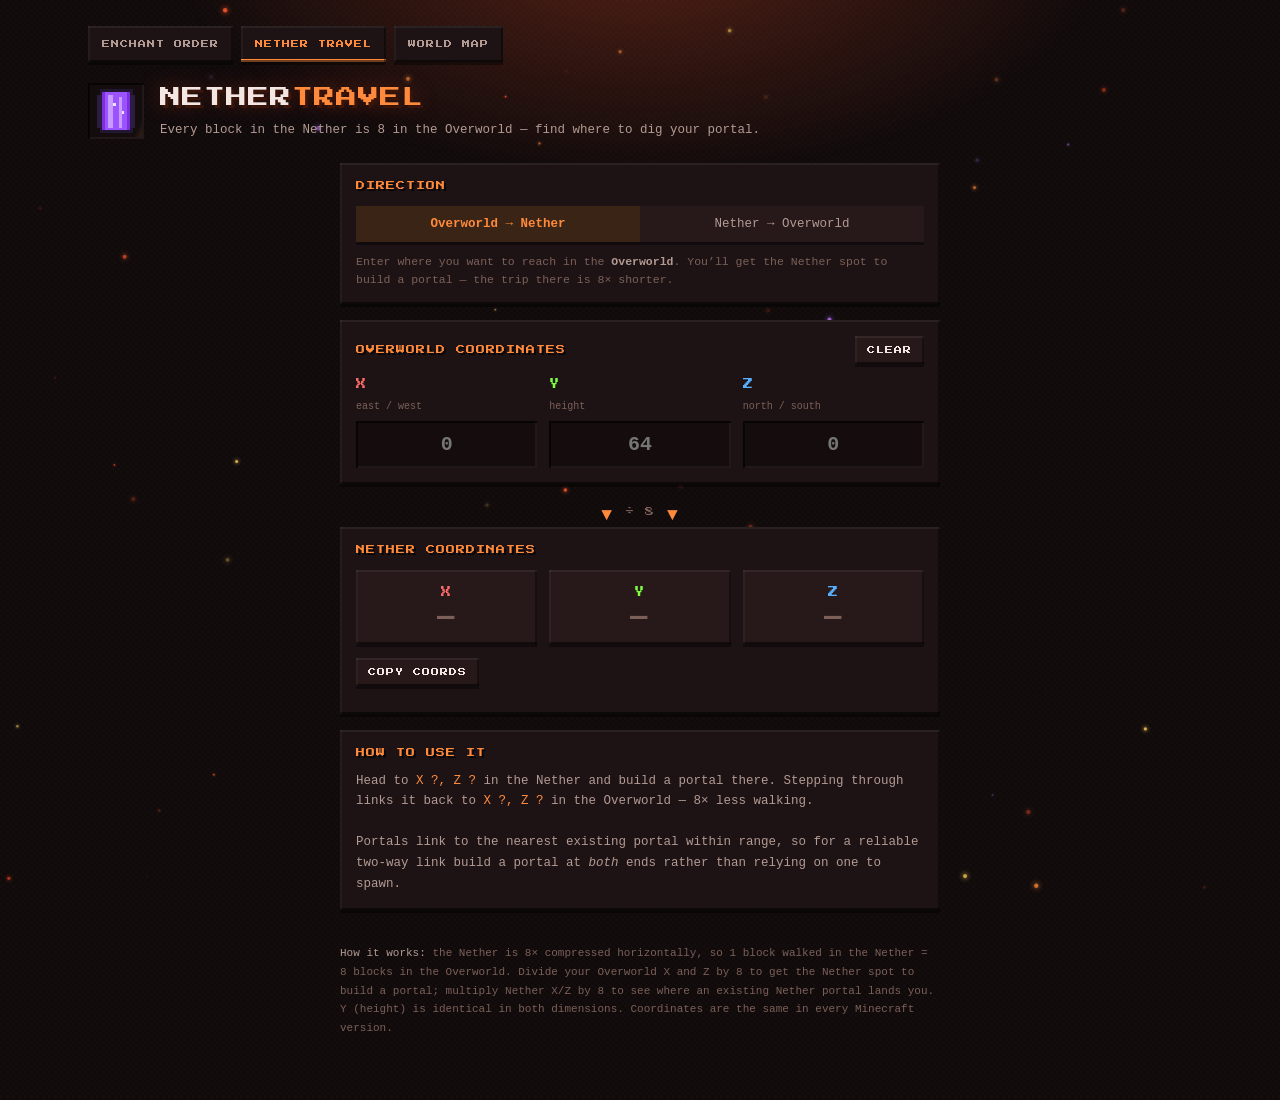
<file: nether.html>
<!DOCTYPE html>
<html lang="en">
<head>
<meta charset="utf-8">
<meta name="viewport" content="width=device-width, initial-scale=1">
<meta name="description" content="Minecraft Nether travel calculator — turn Overworld coordinates into Nether coordinates (the 8:1 shortcut) so you know where to build your portal.">
<title>Nether Travel — Minecraft Coordinate Calculator</title>
<script>if(window.self!==window.top)document.documentElement.classList.add("embedded");</script>
<style>html.embedded .tabs{display:none!important}</style>
<link rel="stylesheet" href="theme.css">
<style>
:root{
  color-scheme: dark;
  --void:#100a0b; --panel:#1d1315; --panel2:#271819; --slot:#140c0d;
  --ink:#f4e7e3; --dim:#b39a92; --faint:#7c6058; --line:#352528;
  --glint:#ff8a3c; --glint-deep:#d9591e; --ember:#ff8a3c; --lava:#ff5a2c;
  --portal:#c07bff; --gold:#ffd76a; --xp:#7dff3f; --aqua:#57b0ff; --red:#ff6a6a;
  --px:'Press Start 2P','Courier New',monospace;
  --mono:'Cascadia Mono','Consolas',ui-monospace,Menlo,monospace;
  --bev-out: inset 0 2px 0 rgba(255,255,255,.06), inset 2px 0 0 rgba(255,255,255,.04),
             inset 0 -2px 0 rgba(0,0,0,.55), inset -2px 0 0 rgba(0,0,0,.4), 0 3px 0 rgba(0,0,0,.4);
  --bev-in:  inset 2px 2px 0 rgba(0,0,0,.7), inset -2px -2px 0 rgba(255,255,255,.05);
}
*{box-sizing:border-box; margin:0; padding:0}
html{background:var(--void)}
body{
  font-family:var(--mono); font-size:13.5px; line-height:1.5; color:var(--ink);
  background:
    conic-gradient(rgba(255,255,255,.012) 25%, transparent 0 50%, rgba(255,255,255,.012) 0 75%, transparent 0) 0 0/6px 6px,
    var(--void);
  min-height:100vh; overflow-x:hidden;
}
body::before{
  content:""; position:fixed; inset:0; pointer-events:none; z-index:0;
  background:radial-gradient(680px 340px at 50% -60px, rgba(255,90,44,.28), transparent 70%);
}
#particles{position:fixed; inset:0; width:100%; height:100%; pointer-events:none; z-index:0}
.wrap{position:relative; z-index:1; max-width:1140px; margin:0 auto; padding:26px 18px 60px}
@media (prefers-reduced-motion: reduce){ *,*::before,*::after{animation:none !important; transition:none !important} }

/* nav tabs */
.tabs{display:flex; gap:8px; margin-bottom:20px; flex-wrap:wrap}
.tab{font-family:var(--px); font-size:8px; letter-spacing:1px; text-decoration:none;
  color:var(--dim); background:var(--panel); box-shadow:var(--bev-out); padding:12px 14px}
.tab:hover{color:var(--ink); background:var(--panel2)}
.tab.on{color:var(--glint); box-shadow:var(--bev-out), inset 0 -3px 0 var(--glint)}
.tab:active{transform:translateY(1px)}
.tab:focus-visible{outline:2px dashed var(--glint); outline-offset:2px}

/* header */
header{display:flex; align-items:center; gap:16px; margin-bottom:24px; flex-wrap:wrap}
.h-title{font-family:var(--px); font-size:21px; color:var(--ink); letter-spacing:1px;
  text-shadow:3px 3px 0 #3a1408, 0 0 22px rgba(255,90,44,.35)}
.h-title .accent{color:var(--glint)}
.h-sub{color:var(--dim); font-size:12.5px; margin-top:7px}
.slot{width:56px; height:56px; background:var(--slot); box-shadow:var(--bev-in);
  display:flex; align-items:center; justify-content:center; position:relative; flex:none}
.slot .spr{image-rendering:pixelated}
.slot.glint::after{content:""; position:absolute; inset:2px; pointer-events:none; mix-blend-mode:screen;
  background:linear-gradient(115deg, transparent 34%, rgba(255,150,80,.4) 47%, rgba(200,120,255,.3) 56%, transparent 68%);
  background-size:260% 260%; animation:glintsweep 3.4s linear infinite}
@keyframes glintsweep{0%{background-position:120% 0}100%{background-position:-140% 0}}
@media (prefers-reduced-motion: reduce){.slot.glint::after{background:rgba(255,138,60,.14); animation:none}}

/* panels */
.panel{background:var(--panel); box-shadow:var(--bev-out); padding:16px; position:relative}
.panel + .panel{margin-top:16px}
.p-head{display:flex; align-items:baseline; gap:10px; margin-bottom:13px; flex-wrap:wrap}
.p-title{font-family:var(--px); font-size:9px; letter-spacing:1px; color:var(--glint);
  text-shadow:2px 2px 0 rgba(0,0,0,.7); text-transform:uppercase}
.p-note{color:var(--faint); font-size:11.5px; line-height:1.55; margin-top:11px}

main.nether{max-width:600px; margin:0 auto}

/* direction toggle */
.seg{display:flex; box-shadow:var(--bev-out)}
.seg button{flex:1 1 auto; border:0; background:var(--panel2); color:var(--dim);
  font-family:var(--mono); font-size:12.5px; padding:11px 14px; cursor:pointer}
.seg button.on{background:#3a2416; color:var(--ember); font-weight:bold}
.seg button:hover:not(.on){color:var(--ink)}
.seg button:focus-visible{outline:2px dashed var(--glint); outline-offset:-2px}

/* coordinate inputs */
.coords{display:grid; grid-template-columns:1fr 1fr 1fr; gap:12px}
.ax{display:flex; flex-direction:column; gap:7px; font-family:var(--px); font-size:10px; letter-spacing:1px}
.ax.x{color:var(--red)} .ax.y{color:var(--xp)} .ax.z{color:var(--aqua)}
.ax .axhint{color:var(--faint); font-family:var(--mono); font-size:10px; letter-spacing:0}
.ax input{font-family:var(--mono); font-size:20px; font-weight:bold; color:var(--ink);
  background:var(--slot); border:0; box-shadow:var(--bev-in); padding:12px 8px; width:100%;
  text-align:center; -moz-appearance:textfield; font-variant-numeric:tabular-nums}
.ax input:focus{outline:2px solid currentColor; outline-offset:-2px}
.ax input::-webkit-outer-spin-button,.ax input::-webkit-inner-spin-button{-webkit-appearance:none; margin:0}

.arrow{display:flex; align-items:center; justify-content:center; gap:12px; margin:14px 0 2px;
  font-family:var(--px); font-size:9px; color:var(--faint); letter-spacing:1px}
.arrow .glyph{color:var(--glint); font-size:18px; animation:bob 2.4s ease-in-out infinite}
@keyframes bob{0%,100%{transform:translateY(-2px)}50%{transform:translateY(2px)}}
@media (prefers-reduced-motion: reduce){.arrow .glyph{animation:none}}

/* big output coords */
.bigcoords{display:grid; grid-template-columns:1fr 1fr 1fr; gap:12px; margin-bottom:14px}
.bc{display:flex; flex-direction:column; gap:8px; align-items:center;
  background:var(--panel2); box-shadow:var(--bev-out); padding:15px 8px 13px}
.bc span{font-family:var(--px); font-size:10px; letter-spacing:1px}
.bc b{font-family:var(--px); font-size:19px; color:var(--ink); font-variant-numeric:tabular-nums;
  word-break:break-all; text-align:center; line-height:1.2}
.bc.x span{color:var(--red)} .bc.y span{color:var(--xp)} .bc.z span{color:var(--aqua)}
.bc.dim b{color:var(--faint)}

.exact{color:var(--faint); font-size:11.5px; margin-top:12px; line-height:1.5}
.exact b{color:var(--dim); font-weight:normal}

.pxbtn{font-family:var(--px); font-size:8px; color:var(--ink); background:var(--panel2);
  border:0; box-shadow:var(--bev-out); padding:10px 12px; cursor:pointer; letter-spacing:1px}
.pxbtn:hover{background:#3a2416; color:var(--ember)}
.pxbtn:active{box-shadow:var(--bev-in); transform:translateY(1px)}
.pxbtn:focus-visible{outline:2px dashed var(--glint); outline-offset:2px}
.copied{color:var(--xp); font-size:11px; margin-left:9px}

.tip{color:var(--dim); font-size:12.5px; line-height:1.65}
.tip .p-title{margin-bottom:10px; display:block}
.tip b{color:var(--ember); font-weight:normal}
.tip .warn{color:var(--gold)}

footer{margin-top:34px; color:var(--faint); font-size:11px; line-height:1.7; max-width:600px; margin-left:auto; margin-right:auto}
footer b{color:var(--dim); font-weight:normal}
a{color:var(--glint)}
</style>
</head>
<body>
<canvas id="particles" aria-hidden="true"></canvas>
<div class="wrap">

<nav class="tabs" aria-label="Tools">
  <a class="tab" href="index.html">ENCHANT ORDER</a>
  <a class="tab on" href="nether.html" aria-current="page">NETHER TRAVEL</a>
  <a class="tab" href="worldmap.html">WORLD MAP</a>
</nav>

<header>
  <div class="slot glint" id="headSlot"></div>
  <div>
    <div class="h-title">NETHER<span class="accent">TRAVEL</span></div>
    <div class="h-sub">Every block in the Nether is 8 in the Overworld — find where to dig your portal.</div>
  </div>
</header>

<main class="nether">
  <div class="panel">
    <div class="p-head"><span class="p-title">Direction</span></div>
    <div class="seg" role="group" aria-label="Conversion direction">
      <button id="dO2N" class="on">Overworld → Nether</button>
      <button id="dN2O">Nether → Overworld</button>
    </div>
    <div class="p-note" id="dirNote"></div>
  </div>

  <div class="panel">
    <div class="p-head"><span class="p-title" id="inTitle">Overworld coordinates</span>
      <button class="pxbtn" id="clearBtn" type="button" style="margin-left:auto">CLEAR</button>
    </div>
    <div class="coords">
      <label class="ax x">X <span class="axhint">east / west</span>
        <input id="ix" type="number" inputmode="numeric" step="1" placeholder="0" aria-label="X coordinate"></label>
      <label class="ax y">Y <span class="axhint">height</span>
        <input id="iy" type="number" inputmode="numeric" step="1" placeholder="64" aria-label="Y coordinate"></label>
      <label class="ax z">Z <span class="axhint">north / south</span>
        <input id="iz" type="number" inputmode="numeric" step="1" placeholder="0" aria-label="Z coordinate"></label>
    </div>
  </div>

  <div class="arrow"><span class="glyph">▼</span> <span id="arrowLabel">÷ 8</span> <span class="glyph">▼</span></div>

  <div class="panel">
    <div class="p-head"><span class="p-title" id="outTitle">Nether coordinates</span></div>
    <div class="bigcoords">
      <div class="bc x"><span>X</span><b id="ox">–</b></div>
      <div class="bc y"><span>Y</span><b id="oy">–</b></div>
      <div class="bc z"><span>Z</span><b id="oz">–</b></div>
    </div>
    <button class="pxbtn" id="copyBtn">COPY COORDS</button><span class="copied" id="copied"></span>
    <div class="exact" id="exact"></div>
  </div>

  <div class="panel tip">
    <span class="p-title">How to use it</span>
    <div id="tipBody"></div>
  </div>
</main>

<footer>
  <b>How it works:</b> the Nether is 8× compressed horizontally, so 1 block walked in the Nether = 8 blocks in the Overworld.
  Divide your Overworld X and Z by 8 to get the Nether spot to build a portal; multiply Nether X/Z by 8 to see where an existing
  Nether portal lands you. Y (height) is identical in both dimensions. Coordinates are the same in every Minecraft version.
</footer>

</div>
<script>
"use strict";
const $ = s => document.querySelector(s);

/* nether portal header icon */
$("#headSlot").innerHTML =
  '<svg class="spr" viewBox="0 0 16 16" width="44" height="44" shape-rendering="crispEdges" aria-hidden="true">' +
  '<rect x="2" y="0" width="12" height="16" fill="#221733"/>' +
  '<rect x="1" y="2" width="14" height="12" fill="#2b1d40"/>' +
  '<rect x="3" y="1" width="10" height="14" fill="#7d2fe0"/>' +
  '<rect x="4" y="1" width="8" height="14" fill="#9a53ff"/>' +
  '<rect x="5" y="2" width="2" height="12" fill="#c99bff"/>' +
  '<rect x="9" y="3" width="1" height="11" fill="#c99bff"/>' +
  '<rect x="7" y="5" width="1" height="1" fill="#efe0ff"/>' +
  '<rect x="10" y="8" width="1" height="1" fill="#efe0ff"/></svg>';

let dir = "o2n";
function num(v){ v = v.trim(); if (v === "" || v === "-" || v === "+") return null; const n = Number(v); return Number.isFinite(n) ? n : null; }
function fmt(n){ return Math.round(n).toLocaleString("en-US"); }

function setDir(d){
  dir = d;
  $("#dO2N").classList.toggle("on", d === "o2n");
  $("#dN2O").classList.toggle("on", d === "n2o");
  $("#dO2N").setAttribute("aria-pressed", d === "o2n");
  $("#dN2O").setAttribute("aria-pressed", d === "n2o");
  $("#inTitle").textContent  = d === "o2n" ? "Overworld coordinates" : "Nether coordinates";
  $("#outTitle").textContent = d === "o2n" ? "Nether coordinates" : "Overworld coordinates";
  $("#arrowLabel").textContent = d === "o2n" ? "÷ 8" : "× 8";
  $("#dirNote").innerHTML = d === "o2n"
    ? "Enter where you want to reach in the <b style=\"color:var(--dim)\">Overworld</b>. You’ll get the Nether spot to build a portal — the trip there is 8× shorter."
    : "Enter a <b style=\"color:var(--dim)\">Nether</b> portal’s coordinates to see where it drops you back in the Overworld.";
  update();
}

function update(){
  const x = num($("#ix").value), y = num($("#iy").value), z = num($("#iz").value);
  const factor = dir === "o2n" ? 1/8 : 8;
  const rx = x == null ? null : x * factor;
  const rz = z == null ? null : z * factor;
  const ry = y;

  $("#ox").textContent = rx == null ? "–" : fmt(rx);
  $("#oz").textContent = rz == null ? "–" : fmt(rz);
  $("#oy").textContent = ry == null ? "–" : fmt(ry);
  $("#ox").parentElement.classList.toggle("dim", rx == null);
  $("#oz").parentElement.classList.toggle("dim", rz == null);
  $("#oy").parentElement.classList.toggle("dim", ry == null);

  // exact line (÷8 can be fractional; ×8 is always whole)
  let exact = "";
  if (dir === "o2n" && (rx != null || rz != null)){
    const parts = [];
    if (rx != null && rx !== Math.round(rx)) parts.push("X " + rx.toFixed(3).replace(/0+$/,"").replace(/\.$/,""));
    if (rz != null && rz !== Math.round(rz)) parts.push("Z " + rz.toFixed(3).replace(/0+$/,"").replace(/\.$/,""));
    if (parts.length) exact = "<b>Exact:</b> " + parts.join(",  ") + " — the numbers above are rounded to whole blocks for placing the portal.";
  }
  $("#exact").innerHTML = exact;

  updateTip(x, y, z, rx, ry, rz);
}

function updateTip(x, y, z, rx, ry, rz){
  const have = (rx != null || rz != null);
  let html;
  if (dir === "o2n"){
    html = "Head to <b>X " + (rx==null?"?":fmt(rx)) + ", Z " + (rz==null?"?":fmt(rz)) + "</b> in the Nether and build a portal there. "
         + "Stepping through links it back to <b>X " + (x==null?"?":fmt(x)) + ", Z " + (z==null?"?":fmt(z)) + "</b> in the Overworld — 8× less walking.";
  } else {
    html = "A Nether portal at <b>X " + (x==null?"?":fmt(x)) + ", Z " + (z==null?"?":fmt(z)) + "</b> drops you near "
         + "<b>X " + (rx==null?"?":fmt(rx)) + ", Z " + (rz==null?"?":fmt(rz)) + "</b> in the Overworld.";
  }
  html += "<br><br>Portals link to the nearest existing portal within range, so for a reliable two-way link build a portal at <i>both</i> ends rather than relying on one to spawn.";
  if (dir === "o2n" && ry != null && ry > 127){
    html += "<br><br><span class=\"warn\">Heads up:</span> the Nether’s bedrock roof sits at Y 128, so a portal can’t exist that high — build lower and climb once you’re back in the Overworld.";
  }
  $("#tipBody").innerHTML = html;
}

function copyCoords(){
  const parts = ["X "+$("#ox").textContent, "Y "+$("#oy").textContent, "Z "+$("#oz").textContent];
  const text = (dir==="o2n"?"Nether":"Overworld") + " coords → " + parts.join(", ");
  const done = () => { const n=$("#copied"); n.textContent="copied!"; setTimeout(()=>n.textContent="",1500); };
  if (navigator.clipboard && navigator.clipboard.writeText) navigator.clipboard.writeText(text).then(done, ()=>fb(text,done));
  else fb(text, done);
}
function fb(text, done){ const t=document.createElement("textarea"); t.value=text; t.style.position="fixed"; t.style.opacity="0";
  document.body.appendChild(t); t.select(); try{document.execCommand("copy"); done();}catch(e){} document.body.removeChild(t); }

$("#dO2N").addEventListener("click", () => setDir("o2n"));
$("#dN2O").addEventListener("click", () => setDir("n2o"));
["ix","iy","iz"].forEach(id => $("#"+id).addEventListener("input", update));
$("#copyBtn").addEventListener("click", copyCoords);
$("#clearBtn").addEventListener("click", () => {
  ["ix","iy","iz"].forEach(id => { $("#"+id).value = ""; });
  $("#ix").focus();
  update();
});

/* ---- ambient ember particles (canvas) ---- */
(function particles(){
  const cv = $("#particles"); if (!cv || !cv.getContext) return;
  const reduce = matchMedia("(prefers-reduced-motion: reduce)").matches;
  const ctx = cv.getContext("2d");
  let W = 0, H = 0, DPR = 1;
  function resize(){
    DPR = Math.min(window.devicePixelRatio || 1, 2);
    W = cv.width = Math.floor(innerWidth * DPR); H = cv.height = Math.floor(innerHeight * DPR);
    cv.style.width = innerWidth + "px"; cv.style.height = innerHeight + "px";
  }
  resize(); addEventListener("resize", resize);
  const COLORS = ["#ff8a3c","#ff5a2c","#ffcf5a","#d9421e","#c07bff"];
  const N = Math.max(36, Math.min(84, Math.floor(innerWidth / 15)));
  const rnd = (a,b) => a + Math.random()*(b-a);
  function spawn(atBottom){
    return { x:rnd(0,W), y:atBottom ? H + rnd(0,40)*DPR : rnd(0,H), r:rnd(0.7,2.4)*DPR,
      vy:-rnd(7,20)*DPR/60, sway:rnd(6,24)*DPR, sw:rnd(0.35,1.1), ph:rnd(0,Math.PI*2),
      tw:rnd(0.5,1.5), c:COLORS[Math.floor(Math.random()*COLORS.length)] };
  }
  const P = []; for (let i=0;i<N;i++) P.push(spawn(false));
  function draw(t){
    ctx.clearRect(0,0,W,H); ctx.globalCompositeOperation = "lighter";
    for (const p of P){
      if (!reduce){ p.y += p.vy; p.ph += 0.016*p.tw; }
      const x = p.x + Math.sin(t*p.sw + p.ph)*p.sway;
      const a = 0.30 + 0.34*Math.sin(t*p.tw*1.6 + p.ph);
      if (p.y < -12*DPR) Object.assign(p, spawn(true));
      const halo = p.r*4.2;
      const g = ctx.createRadialGradient(x,p.y,0,x,p.y,halo);
      g.addColorStop(0,p.c); g.addColorStop(1,"transparent");
      ctx.globalAlpha = Math.max(0,a)*0.6; ctx.fillStyle = g;
      ctx.beginPath(); ctx.arc(x,p.y,halo,0,Math.PI*2); ctx.fill();
      ctx.globalAlpha = Math.max(0,a)*0.9; ctx.fillStyle = p.c;
      ctx.beginPath(); ctx.arc(x,p.y,p.r,0,Math.PI*2); ctx.fill();
    }
    ctx.globalAlpha = 1; ctx.globalCompositeOperation = "source-over";
  }
  if (reduce){ draw(0); return; }
  let t = 0; (function loop(){ t += 0.016; draw(t); requestAnimationFrame(loop); })();
})();

/* boot */
setDir("o2n");
</script>
</body>
</html>
</file>
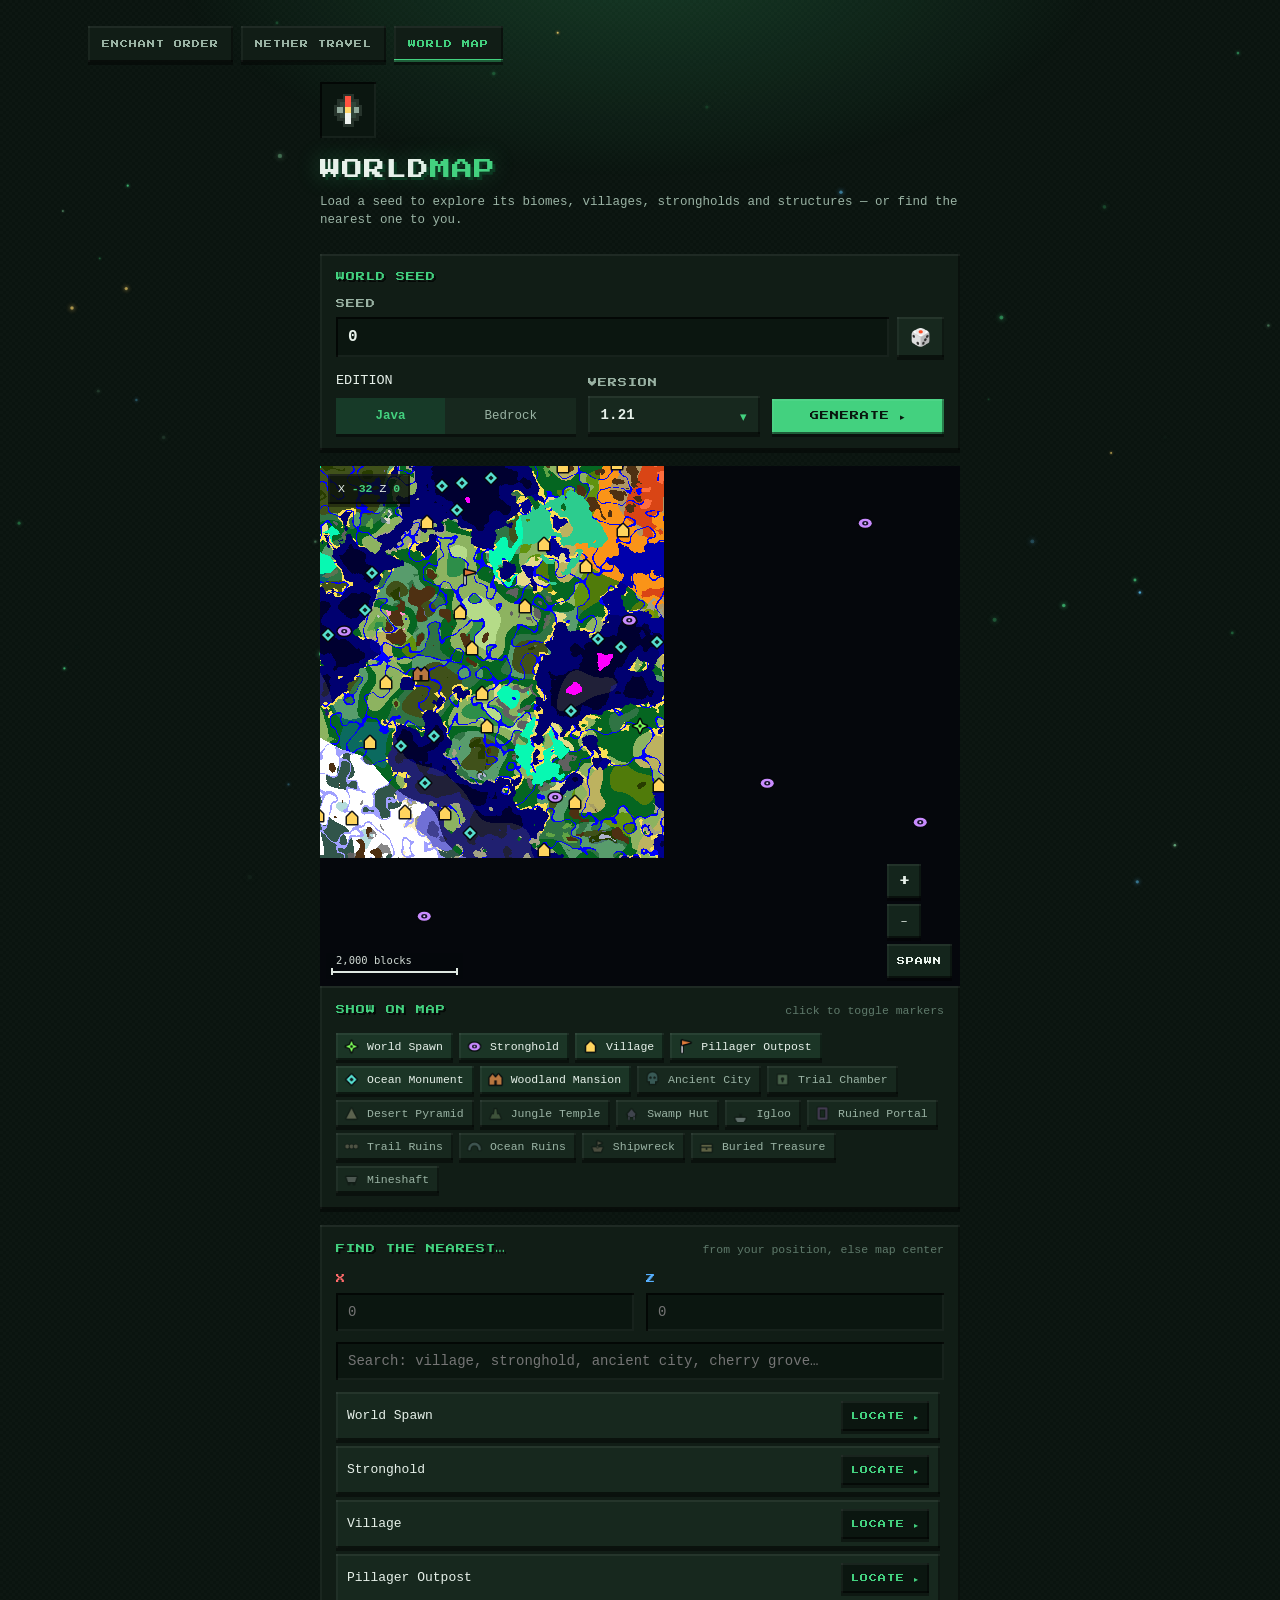
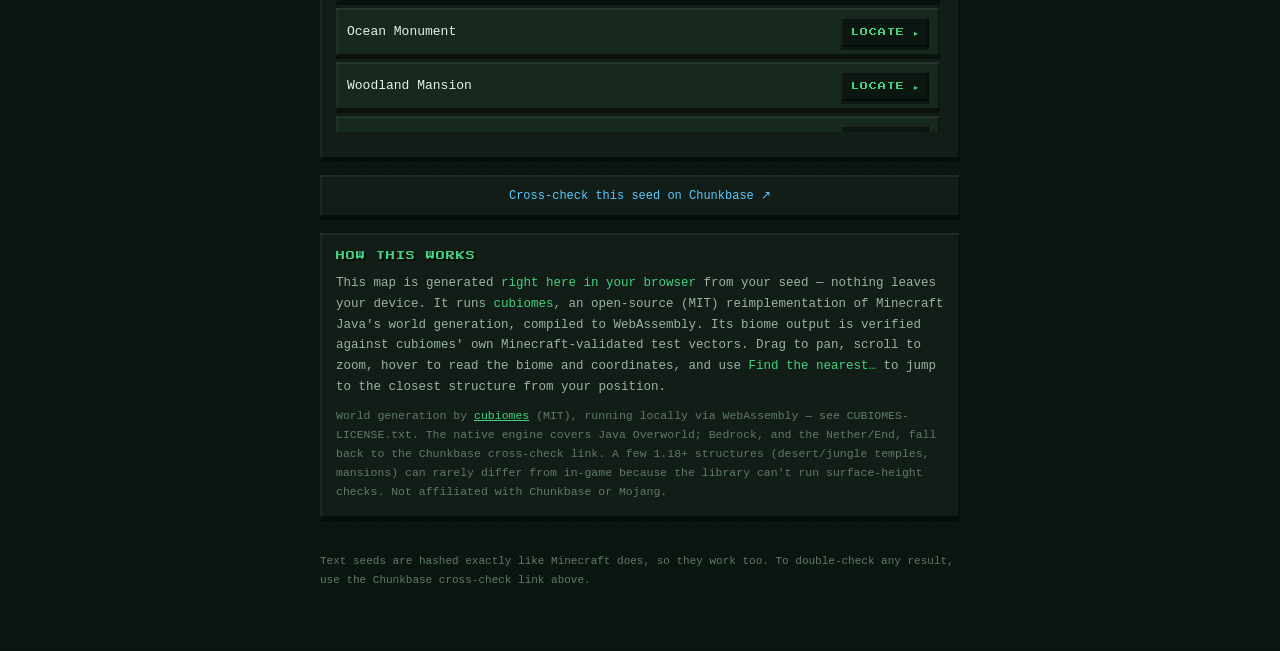
<file: worldmap.html>
<!DOCTYPE html>
<html lang="en">
<head>
<meta charset="utf-8">
<meta name="viewport" content="width=device-width, initial-scale=1">
<meta name="description" content="Minecraft world map explorer — load a seed and jump to an accurate map of biomes, villages, strongholds and structures, or search for the nearest one to your coordinates.">
<title>World Map — Minecraft Seed Explorer</title>
<script>if(window.self!==window.top)document.documentElement.classList.add("embedded");</script>
<style>html.embedded .tabs{display:none!important}</style>
<link rel="stylesheet" href="theme.css">
<style>
:root{
  color-scheme: dark;
  --void:#0a140f; --panel:#111d16; --panel2:#17281e; --slot:#0b1610;
  --ink:#e7f1ea; --dim:#9ab3a4; --faint:#5f7a6b; --line:#22392c;
  --glint:#43d17f; --glint-deep:#1f9a56; --gold:#ffd76a; --sky:#5cc8ff;
  --red:#ff6a6a; --aqua:#57b0ff;
  --px:'Press Start 2P','Courier New',monospace;
  --mono:'Cascadia Mono','Consolas',ui-monospace,Menlo,monospace;
  --bev-out: inset 0 2px 0 rgba(255,255,255,.06), inset 2px 0 0 rgba(255,255,255,.04),
             inset 0 -2px 0 rgba(0,0,0,.55), inset -2px 0 0 rgba(0,0,0,.4), 0 3px 0 rgba(0,0,0,.4);
  --bev-in:  inset 2px 2px 0 rgba(0,0,0,.7), inset -2px -2px 0 rgba(255,255,255,.05);
}
*{box-sizing:border-box; margin:0; padding:0}
html{background:var(--void)}
body{
  font-family:var(--mono); font-size:13.5px; line-height:1.5; color:var(--ink);
  background:
    conic-gradient(rgba(255,255,255,.012) 25%, transparent 0 50%, rgba(255,255,255,.012) 0 75%, transparent 0) 0 0/6px 6px,
    var(--void);
  min-height:100vh; overflow-x:hidden;
}
body::before{content:""; position:fixed; inset:0; pointer-events:none; z-index:0;
  background:radial-gradient(680px 340px at 50% -60px, rgba(67,209,127,.22), transparent 70%)}
#particles{position:fixed; inset:0; width:100%; height:100%; pointer-events:none; z-index:0}
.wrap{position:relative; z-index:1; max-width:1140px; margin:0 auto; padding:26px 18px 60px}
.page{max-width:640px; margin:0 auto}
@media (prefers-reduced-motion: reduce){ *,*::before,*::after{animation:none !important; transition:none !important} }

.tabs{display:flex; gap:8px; margin-bottom:20px; flex-wrap:wrap}
.tab{font-family:var(--px); font-size:8px; letter-spacing:1px; text-decoration:none;
  color:var(--dim); background:var(--panel); box-shadow:var(--bev-out); padding:12px 14px}
.tab:hover{color:var(--ink); background:var(--panel2)}
.tab.on{color:var(--glint); box-shadow:var(--bev-out), inset 0 -3px 0 var(--glint)}
.tab:active{transform:translateY(1px)}
.tab:focus-visible{outline:2px dashed var(--glint); outline-offset:2px}

header{display:flex; align-items:center; gap:16px; margin-bottom:24px; flex-wrap:wrap}
.h-title{font-family:var(--px); font-size:21px; color:var(--ink); letter-spacing:1px;
  text-shadow:3px 3px 0 #0c3a22, 0 0 22px rgba(67,209,127,.35)}
.h-title .accent{color:var(--glint)}
.h-sub{color:var(--dim); font-size:12.5px; margin-top:7px}
.slot{width:56px; height:56px; background:var(--slot); box-shadow:var(--bev-in);
  display:flex; align-items:center; justify-content:center; flex:none}
.slot .spr{image-rendering:pixelated}

.panel{background:var(--panel); box-shadow:var(--bev-out); padding:16px; position:relative}
.panel + .panel{margin-top:16px}
.p-head{display:flex; align-items:baseline; gap:10px; margin-bottom:13px; flex-wrap:wrap}
.p-title{font-family:var(--px); font-size:9px; letter-spacing:1px; color:var(--glint);
  text-shadow:2px 2px 0 rgba(0,0,0,.7); text-transform:uppercase}
.p-note{color:var(--faint); font-size:11.5px; line-height:1.55}
.p-head .p-note{margin-left:auto}

label.fld{display:flex; flex-direction:column; gap:7px; font-family:var(--px); font-size:9px;
  letter-spacing:1px; color:var(--dim)}
input{font-family:var(--mono); font-size:14px; color:var(--ink); background:var(--slot);
  border:0; box-shadow:var(--bev-in); padding:11px 12px; width:100%}
input:focus{outline:2px solid var(--glint); outline-offset:-2px}
#seed{font-size:16px; font-weight:bold; letter-spacing:.5px}

.pickwrap{position:relative; display:block}
select{
  font-family:var(--mono); font-size:14px; font-weight:bold; letter-spacing:.2px; color:var(--ink);
  background:var(--panel2); border:0; box-shadow:var(--bev-out); padding:11px 34px 11px 12px;
  width:100%; cursor:pointer; -webkit-appearance:none; appearance:none;
}
select:hover{background:#173a28; color:var(--glint)}
select:focus-visible{outline:2px dashed var(--glint); outline-offset:2px}
select option{background:#0e1c14; color:var(--ink); font-weight:normal; padding:8px}
.pickwrap::after{content:"▾"; position:absolute; right:12px; top:50%; transform:translateY(-50%);
  color:var(--glint); pointer-events:none; font-size:13px}

.grid2{display:grid; grid-template-columns:1fr 1fr; gap:12px}
.grid3{display:grid; grid-template-columns:1.4fr 1fr 1fr; gap:12px}
@media (max-width:560px){ .grid3{grid-template-columns:1fr} }
.seg{display:flex; box-shadow:var(--bev-out)}
.seg button{flex:1 1 auto; border:0; background:var(--panel2); color:var(--dim);
  font-family:var(--mono); font-size:12.5px; padding:11px 12px; cursor:pointer}
.seg button.on{background:#173a28; color:var(--glint); font-weight:bold}
.seg button:hover:not(.on){color:var(--ink)}
.seg button:focus-visible{outline:2px dashed var(--glint); outline-offset:-2px}
.ax.x{color:var(--red)} .ax.z{color:var(--aqua)}

.cta{display:block; width:100%; text-align:center; text-decoration:none; margin-top:4px;
  font-family:var(--px); font-size:11px; letter-spacing:1px; color:#08160e; background:var(--glint);
  box-shadow:var(--bev-out), 0 0 22px rgba(67,209,127,.35); padding:16px; }
.cta:hover{background:#5ee295}
.cta:active{transform:translateY(1px)}
.cta:focus-visible{outline:2px dashed var(--ink); outline-offset:2px}

#search{margin-bottom:12px}
.targets{display:flex; flex-direction:column; gap:6px; max-height:340px; overflow-y:auto; padding-right:4px}
.trow{display:flex; align-items:center; gap:12px; padding:9px 11px; background:var(--panel2); box-shadow:var(--bev-out)}
.trow .tname{color:var(--ink); font-size:13px; flex:1 1 auto; min-width:0}
.trow .tcat{color:var(--faint); font-size:10px; font-family:var(--px); letter-spacing:1px; flex:none}
.trow .dimtag{font-size:9px; color:var(--gold); border:1px solid #4a3d17; padding:2px 5px; flex:none}
.trow .dimtag.nether{color:#ff8a3c; border-color:#5a2f18}
.trow .dimtag.end{color:#c9a5ff; border-color:#3a2a5a}
.locate{font-family:var(--px); font-size:8px; letter-spacing:1px; text-decoration:none; flex:none;
  color:var(--glint); background:var(--slot); box-shadow:var(--bev-out); padding:9px 10px}
.locate:hover{background:#173a28; color:#7ff0ab}
.locate:active{transform:translateY(1px)}
.locate:focus-visible{outline:2px dashed var(--glint); outline-offset:2px}
.noresult{color:var(--faint); font-size:12.5px; padding:14px 4px; text-align:center}

/* ---- native map ---- */
.cta2{font-family:var(--px); font-size:9px; letter-spacing:1px; color:#08160e; background:var(--glint);
  border:0; box-shadow:var(--bev-out); padding:12px 14px; cursor:pointer; width:100%}
.cta2:hover{background:#5ee295} .cta2:active{transform:translateY(1px)}
.cta2:disabled{background:var(--panel2); color:var(--faint); cursor:default}
.cta2:focus-visible{outline:2px dashed var(--ink); outline-offset:2px}
.mapwrap{position:relative; margin-top:16px; box-shadow:var(--bev-out); background:#05070c;
  height:min(62vh,520px); overflow:hidden}
#map{display:block; width:100%; height:100%; cursor:grab; touch-action:none; image-rendering:pixelated}
#map:active{cursor:grabbing}
.maptop{position:absolute; top:8px; left:8px; right:8px; display:flex; gap:8px; pointer-events:none}
.readout{font-family:var(--mono); font-size:11.5px; color:var(--ink); background:rgba(8,14,10,.82);
  box-shadow:var(--bev-out); padding:6px 10px; max-width:100%; white-space:nowrap; overflow:hidden;
  text-overflow:ellipsis; font-variant-numeric:tabular-nums}
.readout b{color:var(--glint)}
.mapctrl{position:absolute; right:8px; bottom:8px; display:flex; flex-direction:column; gap:6px}
.mapctrl button{font-family:var(--px); font-size:11px; color:var(--ink); background:rgba(23,40,30,.9);
  border:0; box-shadow:var(--bev-out); width:34px; height:34px; cursor:pointer; padding:0}
.mapctrl button.wide{width:auto; font-size:8px; padding:0 10px; letter-spacing:1px}
.mapctrl button:hover{color:var(--glint)} .mapctrl button:active{transform:translateY(1px)}
.maploading{position:absolute; inset:0; display:flex; align-items:center; justify-content:center;
  font-family:var(--px); font-size:9px; color:var(--dim); letter-spacing:1px; background:#05070c; z-index:2;
  text-align:center; padding:20px}
.maploading.gone{display:none}
.chips{display:flex; flex-wrap:wrap; gap:6px}
.chip{display:inline-flex; align-items:center; gap:7px; font-family:var(--mono); font-size:11.5px;
  color:var(--dim); background:var(--panel2); box-shadow:var(--bev-out); padding:5px 10px 5px 7px; cursor:pointer; user-select:none}
.chip canvas{width:17px; height:17px; flex:none}
.chip.on{color:var(--ink); background:#1b3526}
.chip:not(.on) canvas{opacity:.35; filter:grayscale(.55)}
.chip:focus-visible{outline:2px dashed var(--glint); outline-offset:2px}
.seedrow{display:flex; gap:8px}
.dice{font-size:17px; line-height:1; background:var(--panel2); border:0; box-shadow:var(--bev-out);
  padding:0 13px; cursor:pointer; flex:none}
.dice:hover{background:#173a28}
.dice:active{transform:translateY(1px)}
.dice:focus-visible{outline:2px dashed var(--glint); outline-offset:2px}
.maptip{position:absolute; z-index:3; pointer-events:none; display:none; white-space:nowrap;
  font-family:var(--mono); font-size:11px; color:var(--ink); background:rgba(8,14,10,.94);
  box-shadow:var(--bev-out); padding:5px 9px}
.maptip b{color:var(--glint)}
#genpill{display:none; margin-left:auto; color:var(--glint)}
.foundbar{margin-top:10px; min-height:1px; color:var(--dim); font-size:12.5px; line-height:1.5}
.foundbar b{color:var(--glint)} .foundbar .miss{color:var(--gold)}
.verify{display:block; text-align:center; text-decoration:none; margin-top:16px; font-size:12px;
  color:var(--sky); background:var(--panel); box-shadow:var(--bev-out); padding:12px}
.verify:hover{background:var(--panel2)}

.how{color:var(--dim); font-size:12.5px; line-height:1.65}
.how b{color:var(--glint); font-weight:normal}
.how .cred{color:var(--faint); font-size:11.5px; margin-top:10px}
footer{margin-top:34px; color:var(--faint); font-size:11px; line-height:1.7}
a{color:var(--glint)}
</style>
</head>
<body>
<canvas id="particles" aria-hidden="true"></canvas>
<div class="wrap">

<nav class="tabs" aria-label="Tools">
  <a class="tab" href="index.html">ENCHANT ORDER</a>
  <a class="tab" href="nether.html">NETHER TRAVEL</a>
  <a class="tab on" href="worldmap.html" aria-current="page">WORLD MAP</a>
</nav>

<main class="page">
<header>
  <div class="slot" id="headSlot"></div>
  <div>
    <div class="h-title">WORLD<span class="accent">MAP</span></div>
    <div class="h-sub">Load a seed to explore its biomes, villages, strongholds and structures — or find the nearest one to you.</div>
  </div>
</header>

<div class="panel">
  <div class="p-head"><span class="p-title">World seed</span><span class="p-note" id="genStatus"></span></div>
  <label class="fld">SEED
    <span class="seedrow">
      <input id="seed" type="text" inputmode="text" placeholder="e.g.  -4172144997902289642  or  a text seed" aria-label="World seed">
      <button class="dice" id="diceBtn" type="button" title="Random seed" aria-label="Random seed">🎲</button>
    </span>
  </label>
  <div class="grid3" style="margin-top:14px; align-items:end">
    <div>
      <div class="fld" style="margin-bottom:7px">EDITION</div>
      <div class="seg" role="group" aria-label="Edition">
        <button id="edJava" class="on">Java</button>
        <button id="edBedrock" title="The native map generates Java worlds; Bedrock falls back to a Chunkbase link.">Bedrock</button>
      </div>
    </div>
    <label class="fld">VERSION
      <span class="pickwrap"><select id="version" aria-label="Game version"></select></span>
    </label>
    <button class="cta2" id="genBtn" disabled>LOADING…</button>
  </div>
</div>

<div class="mapwrap">
  <canvas id="map"></canvas>
  <div class="maptop"><div class="readout" id="readout">Enter a seed and press Generate.</div>
    <div class="readout" id="genpill">generating…</div></div>
  <div class="maptip" id="maptip"></div>
  <div class="mapctrl">
    <button id="zin" title="Zoom in" aria-label="Zoom in">+</button>
    <button id="zout" title="Zoom out" aria-label="Zoom out">−</button>
    <button id="goSpawn" class="wide" title="Center on world spawn">SPAWN</button>
  </div>
  <div class="maploading" id="maploading">STARTING WORLD ENGINE…</div>
</div>

<div class="panel">
  <div class="p-head"><span class="p-title">Show on map</span><span class="p-note">click to toggle markers</span></div>
  <div class="chips" id="chips"></div>
</div>

<div class="panel">
  <div class="p-head"><span class="p-title">Find the nearest…</span><span class="p-note">from your position, else map center</span></div>
  <div class="grid2" style="margin-bottom:11px">
    <label class="fld ax x">X <input id="px" type="number" inputmode="numeric" step="1" placeholder="0" aria-label="Your X"></label>
    <label class="fld ax z">Z <input id="pz" type="number" inputmode="numeric" step="1" placeholder="0" aria-label="Your Z"></label>
  </div>
  <input id="search" type="search" placeholder="Search: village, stronghold, ancient city, cherry grove…" aria-label="Search for a structure or biome">
  <div class="targets" id="targets"></div>
  <div class="foundbar" id="found"></div>
</div>

<a class="verify" id="verify" href="#" target="_blank" rel="noopener">Cross-check this seed on Chunkbase ↗</a>

<div class="panel how" style="margin-top:16px">
  <span class="p-title" style="display:block; margin-bottom:10px">How this works</span>
  This map is generated <b>right here in your browser</b> from your seed — nothing leaves your device.
  It runs <b>cubiomes</b>, an open-source (MIT) reimplementation of Minecraft Java's world generation,
  compiled to WebAssembly. Its biome output is verified against cubiomes' own Minecraft-validated test
  vectors. Drag to pan, scroll to zoom, hover to read the biome and coordinates, and use
  <b>Find the nearest…</b> to jump to the closest structure from your position.
  <div class="cred">World generation by <a href="https://github.com/Cubitect/cubiomes" target="_blank" rel="noopener">cubiomes</a> (MIT), running locally via WebAssembly — see CUBIOMES-LICENSE.txt. The native engine covers Java Overworld; Bedrock, and the Nether/End, fall back to the Chunkbase cross-check link. A few 1.18+ structures (desert/jungle temples, mansions) can rarely differ from in-game because the library can't run surface-height checks. Not affiliated with Chunkbase or Mojang.</div>
</div>

<footer>
  Text seeds are hashed exactly like Minecraft does, so they work too. To double-check any result, use the Chunkbase cross-check link above.
</footer>
</main>

</div>
<script src="cubiomes.js"></script>
<script src="mcmap.js"></script>
<script>
"use strict";
const $ = s => document.querySelector(s);

/* compass header icon */
$("#headSlot").innerHTML =
  '<svg class="spr" viewBox="0 0 16 16" width="44" height="44" shape-rendering="crispEdges" aria-hidden="true">' +
  '<rect x="6" y="2" width="4" height="12" fill="#26332b"/>' +
  '<rect x="4" y="4" width="8" height="8" fill="#26332b"/>' +
  '<rect x="3" y="6" width="10" height="4" fill="#26332b"/>' +
  '<rect x="5" y="5" width="6" height="6" fill="#31463a"/>' +
  '<rect x="4" y="7" width="2" height="2" fill="#8fa89a"/>' +
  '<rect x="10" y="7" width="2" height="2" fill="#8fa89a"/>' +
  '<rect x="7" y="3" width="2" height="5" fill="#ff5340"/>' +
  '<rect x="7" y="8" width="2" height="5" fill="#eef3ef"/>' +
  '<rect x="7" y="7" width="2" height="2" fill="#ffd76a"/></svg>';

/* ---- state ---- */
let edition = "java";
const VERSIONS = {
  java: [["1.21","1_21"],["1.20","1_20"],["1.19","1_19"],["1.18","1_18"],["1.17","1_17"],
         ["1.16","1_16"],["1.15","1_15"],["1.14","1_14"],["1.13","1_13"],["1.12","1_12"],
         ["1.11","1_11"],["1.10","1_10"],["1.9","1_9"],["1.8","1_8"],["1.7","1_7"]],
  bedrock: [["1.21","1_21"],["1.20","1_20"],["1.19","1_19"],["1.18","1_18"],["1.17","1_17"],
            ["1.16","1_16"],["1.14","1_14"]]
};
function renderVersions(){
  const sel = $("#version"); const prev = sel.value;
  sel.innerHTML = VERSIONS[edition].map(([label,tok]) => '<option value="'+tok+'">'+label+'</option>').join("");
  if ([...sel.options].some(o=>o.value===prev)) sel.value = prev;
}
function platformToken(){ return edition + "_" + $("#version").value; }

/* ---- MC id + Chunkbase cross-check link ---- */
const MCID = {"1_21":28,"1_20":25,"1_19":24,"1_18":22,"1_17":21,"1_16":20,"1_15":18,"1_14":17,"1_13":16,"1_12":15,"1_11":14,"1_10":13,"1_9":12,"1_8":11,"1_7":10};
function mcId(){ return edition==="java" ? (MCID[$("#version").value] || 28) : null; }
function verifyUrl(){
  const seed=$("#seed").value.trim();
  let h="#seed="+encodeURIComponent(seed)+"&platform="+platformToken()+"&dimension=overworld";
  const x=$("#px").value.trim(), z=$("#pz").value.trim();
  if(x!==""&&z!==""&&isFinite(+x)&&isFinite(+z)) h+="&x="+Math.round(+x)+"&z="+Math.round(+z)+"&zoom=1.4";
  return "https://www.chunkbase.com/apps/seed-map"+h;
}
function refreshVerify(){ $("#verify").href = verifyUrl(); }

/* ---- map controller (created once the WASM engine loads) ---- */
let MAP = null;
const SPECIAL = [{key:"spawn",label:"World Spawn",col:"#7dff5a"},{key:"stronghold",label:"Stronghold",col:"#c98bff"}];

function fromPoint(){
  const x=$("#px").value.trim(), z=$("#pz").value.trim();
  if(x!==""&&z!==""&&isFinite(+x)&&isFinite(+z)) return [Math.round(+x),Math.round(+z)];
  return MAP ? [Math.round(MAP.state.cx), Math.round(MAP.state.cz)] : [0,0];
}
function renderChips(){
  if(!MAP) return;
  const items = SPECIAL.concat(MAP.STRUCTS.map(s=>({key:s.key,label:s.label})));
  $("#chips").innerHTML = items.map(it =>
    '<span class="chip'+(MAP.isEnabled(it.key)?" on":"")+'" data-key="'+it.key+'" role="button" tabindex="0" aria-pressed="'+MAP.isEnabled(it.key)+'">'+
    '<canvas width="20" height="20" data-icon="'+it.key+'" aria-hidden="true"></canvas>'+it.label+'</span>').join("");
  document.querySelectorAll("#chips canvas").forEach(cv => MAP.drawIconInto(cv, cv.dataset.icon));
}
function toggleChip(c){ if(!c||!MAP)return; const on=!c.classList.contains("on"); MAP.setEnabled(c.dataset.key,on); c.classList.toggle("on",on); c.setAttribute("aria-pressed",on); persist(); }
$("#chips").addEventListener("click", e=>toggleChip(e.target.closest(".chip")));
$("#chips").addEventListener("keydown", e=>{ if(e.key===" "||e.key==="Enter"){ const c=e.target.closest(".chip"); if(c){ e.preventDefault(); toggleChip(c); } }});

/* ---- find-nearest search ---- */
function targetRows(){
  if(!MAP) return [];
  return [{n:"World Spawn"},{n:"Stronghold"}].concat(MAP.STRUCTS.map(s=>({n:s.label,kw:s.kw})));
}
function renderTargets(){
  if(!MAP){ $("#targets").innerHTML=""; return; }
  const q=$("#search").value.trim().toLowerCase();
  const list = targetRows().filter(t=> !q || (t.n+" "+(t.kw||"")).toLowerCase().includes(q));
  const rows = list.map(t=>'<div class="trow"><span class="tname">'+t.n+'</span><a class="locate" data-q="'+t.n.replace(/"/g,"")+'" href="#">LOCATE ▸</a></div>');
  if (q) for (const b of MAP.biomeSearch(q))
    rows.push('<div class="trow"><span class="tname">'+b.name+'</span><span class="tcat">BIOME</span><a class="locate" data-q="'+b.name.replace(/"/g,"")+'" href="#">LOCATE ▸</a></div>');
  $("#targets").innerHTML = rows.length ? rows.join("")
    : '<div class="noresult">Nothing matches “'+q+'” — try a structure (village, monument…) or a biome (cherry grove, badlands…).</div>';
}
$("#targets").addEventListener("click", e=>{ const a=e.target.closest(".locate"); if(!a)return; e.preventDefault(); locate(a.dataset.q); });
$("#search").addEventListener("input", renderTargets);
$("#search").addEventListener("keydown", e=>{ if(e.key==="Enter"){ e.preventDefault(); const a=$("#targets .locate"); if(a) locate(a.dataset.q); }});

function locate(q){
  if(!MAP) return;
  const [fx,fz]=fromPoint();
  $("#found").innerHTML="searching…";
  setTimeout(()=>{
    const res=MAP.locate(q,fx,fz);
    if(!res){ $("#found").innerHTML='<span class="miss">No structure or biome matches “'+q+'”.</span>'; return; }
    if(!res.pos){ $("#found").innerHTML='<span class="miss">No '+res.label+' found near ('+fx+', '+fz+').</span>'; return; }
    const [x,z]=res.pos, dist=Math.round(Math.hypot(x-fx,z-fz));
    MAP.centerOn(x,z, 6); MAP.highlightAt(x,z); renderChips();
    $("#found").innerHTML='Nearest <b>'+res.label+'</b>: <b>'+x+', '+z+'</b>  ·  ~'+dist.toLocaleString()+' blocks from ('+fx+', '+fz+')';
  }, 20);
}

/* ---- persistence ---- */
const STORE="worldmap_v1";
function persist(){
  try{ localStorage.setItem(STORE, JSON.stringify({
    seed:$("#seed").value, edition, ver:$("#version").value,
    px:$("#px").value, pz:$("#pz").value,
    enabled: MAP ? [...MAP.state.enabled] : undefined
  })); }catch(e){}
}
function restore(){
  try{
    const s=JSON.parse(localStorage.getItem(STORE)||"null"); if(!s) return null;
    if(s.edition==="bedrock"){ edition="bedrock"; $("#edBedrock").classList.add("on"); $("#edJava").classList.remove("on"); renderVersions(); }
    if(s.ver && [...$("#version").options].some(o=>o.value===s.ver)) $("#version").value=s.ver;
    if(s.seed) $("#seed").value=s.seed;
    if(s.px) $("#px").value=s.px;
    if(s.pz) $("#pz").value=s.pz;
    return s;
  }catch(e){ return null; }
}

/* ---- generate + map controls ---- */
/* text seeds hash via Java's String.hashCode, exactly like Minecraft */
function normalizeSeed(raw){
  raw=(raw||"").trim();
  if(raw==="") return "0";
  if(/^[+-]?\d+$/.test(raw)) return raw;
  let h=0; for(let i=0;i<raw.length;i++) h=(Math.imul(31,h)+raw.charCodeAt(i))|0;
  return String(h);
}
function updateGenLabel(){ const b=$("#genBtn"); if(b.disabled) return; b.textContent = edition==="java" ? "GENERATE ▸" : "OPEN CHUNKBASE ▸"; }
function generate(){
  if(!MAP) return;
  if(edition!=="java"){ window.open(verifyUrl(),"_blank","noopener"); return; }
  const raw=$("#seed").value.trim(), seed=normalizeSeed(raw);
  $("#genStatus").textContent = (seed!==raw && raw!=="") ? "text seed → "+seed : "";
  persist();
  setTimeout(()=>{
    MAP.apply(mcId(), seed, 0);
    $("#found").innerHTML="";
    renderChips();
  }, 20);
}
$("#genBtn").addEventListener("click", generate);
$("#seed").addEventListener("keydown", e=>{ if(e.key==="Enter"){ e.preventDefault(); generate(); }});
$("#diceBtn").addEventListener("click", ()=>{
  const a=new Uint32Array(2); crypto.getRandomValues(a);
  $("#seed").value = String((BigInt(a[0])<<32n | BigInt(a[1])) - (1n<<63n));
  generate();
});
$("#zin").addEventListener("click", ()=>{ if(MAP) MAP.zoomIn(); });
$("#zout").addEventListener("click", ()=>{ if(MAP) MAP.zoomOut(); });
$("#goSpawn").addEventListener("click", ()=>{ if(MAP&&MAP.state.spawn) MAP.centerOn(MAP.state.spawn[0], MAP.state.spawn[1]); });

/* ---- edition / version events ---- */
$("#edJava").addEventListener("click", ()=>{ edition="java"; $("#edJava").classList.add("on"); $("#edBedrock").classList.remove("on"); renderVersions(); refreshVerify(); updateGenLabel(); persist(); });
$("#edBedrock").addEventListener("click", ()=>{ edition="bedrock"; $("#edBedrock").classList.add("on"); $("#edJava").classList.remove("on"); renderVersions(); refreshVerify(); updateGenLabel(); persist(); });
$("#version").addEventListener("change", ()=>{ refreshVerify(); persist(); });
["seed","px","pz"].forEach(id => $("#"+id).addEventListener("input", ()=>{ refreshVerify(); persist(); }));

/* ---- ambient overworld particles ---- */
(function particles(){
  const cv = $("#particles"); if (!cv || !cv.getContext) return;
  const reduce = matchMedia("(prefers-reduced-motion: reduce)").matches;
  const ctx = cv.getContext("2d");
  let W=0,H=0,DPR=1;
  function resize(){ DPR=Math.min(window.devicePixelRatio||1,2); W=cv.width=Math.floor(innerWidth*DPR); H=cv.height=Math.floor(innerHeight*DPR); cv.style.width=innerWidth+"px"; cv.style.height=innerHeight+"px"; }
  resize(); addEventListener("resize", resize);
  const COLORS=["#43d17f","#5cc8ff","#ffd76a","#8ce6a8","#2f9a58"];
  const N=Math.max(30,Math.min(72,Math.floor(innerWidth/17)));
  const rnd=(a,b)=>a+Math.random()*(b-a);
  function spawn(bottom){ return {x:rnd(0,W), y:bottom?H+rnd(0,40)*DPR:rnd(0,H), r:rnd(0.7,2.2)*DPR, vy:-rnd(4,13)*DPR/60, sway:rnd(6,22)*DPR, sw:rnd(0.35,1), ph:rnd(0,Math.PI*2), tw:rnd(0.5,1.4), c:COLORS[Math.floor(Math.random()*COLORS.length)]}; }
  const P=[]; for(let i=0;i<N;i++) P.push(spawn(false));
  function draw(t){ ctx.clearRect(0,0,W,H); ctx.globalCompositeOperation="lighter";
    for(const p of P){ if(!reduce){p.y+=p.vy; p.ph+=0.016*p.tw;} const x=p.x+Math.sin(t*p.sw+p.ph)*p.sway; const a=0.28+0.32*Math.sin(t*p.tw*1.6+p.ph);
      if(p.y<-12*DPR) Object.assign(p,spawn(true)); const halo=p.r*4.2; const g=ctx.createRadialGradient(x,p.y,0,x,p.y,halo);
      g.addColorStop(0,p.c); g.addColorStop(1,"transparent"); ctx.globalAlpha=Math.max(0,a)*0.55; ctx.fillStyle=g;
      ctx.beginPath(); ctx.arc(x,p.y,halo,0,Math.PI*2); ctx.fill(); ctx.globalAlpha=Math.max(0,a)*0.9; ctx.fillStyle=p.c;
      ctx.beginPath(); ctx.arc(x,p.y,p.r,0,Math.PI*2); ctx.fill(); }
    ctx.globalAlpha=1; ctx.globalCompositeOperation="source-over"; }
  if(reduce){ draw(0); return; }
  let t=0; (function loop(){ t+=0.016; draw(t); requestAnimationFrame(loop); })();
})();

/* boot */
renderVersions();
const SAVED = restore();
refreshVerify();

let hovering=false;
function idleReadout(st){
  if (hovering) return;
  const hint = st.markersGated ? '  ·  zoom in to reveal structures' : '';
  $("#readout").innerHTML = 'X <b>'+Math.round(st.cx)+'</b>  Z <b>'+Math.round(st.cz)+'</b>'+hint;
}

CubiomesModule().then(M => {
  MAP = window.initMcMap({
    module: M,
    canvas: $("#map"),
    onHover(info){
      const tip=$("#maptip"), r=$("#readout");
      if(!info){ hovering=false; tip.style.display="none"; idleReadout(MAP.state); return; }
      hovering=true;
      r.innerHTML = 'X <b>'+info.x+'</b>  Z <b>'+info.z+'</b>  ·  '+info.biome;
      if (info.marker){
        tip.innerHTML = '<b>'+info.marker.label+'</b> '+info.marker.x+', '+info.marker.z;
        tip.style.display="block";
        const wrap=$(".mapwrap").getBoundingClientRect();
        let tx=info.marker.px+14, ty=info.marker.py-10;
        tip.style.left=Math.min(tx, wrap.width-tip.offsetWidth-8)+"px";
        tip.style.top=Math.max(6, Math.min(ty, wrap.height-30))+"px";
      } else tip.style.display="none";
    },
    onRender(st){ idleReadout(st); },
    onStatus(busy){ $("#genpill").style.display = busy ? "block" : "none"; }
  });
  if (SAVED && Array.isArray(SAVED.enabled) && SAVED.enabled.length) MAP.setEnabledMany(SAVED.enabled);
  $("#maploading").classList.add("gone");
  $("#genBtn").disabled=false; updateGenLabel();
  renderChips();
  renderTargets();
  if(!$("#seed").value.trim()) $("#seed").value="0";
  generate();
}).catch(err => {
  $("#genStatus").textContent="engine failed to start";
  $("#maploading").textContent="Map engine could not start — use the Chunkbase cross-check link below.";
  console.error(err);
});
</script>
</body>
</html>
</file>
<file: theme.css>
/* Shared embedded pixel font (Press Start 2P, latin subset). */
@font-face{font-family:'Press Start 2P';font-style:normal;font-weight:400;src:url([data-uri]) format('woff2');}
</file>
